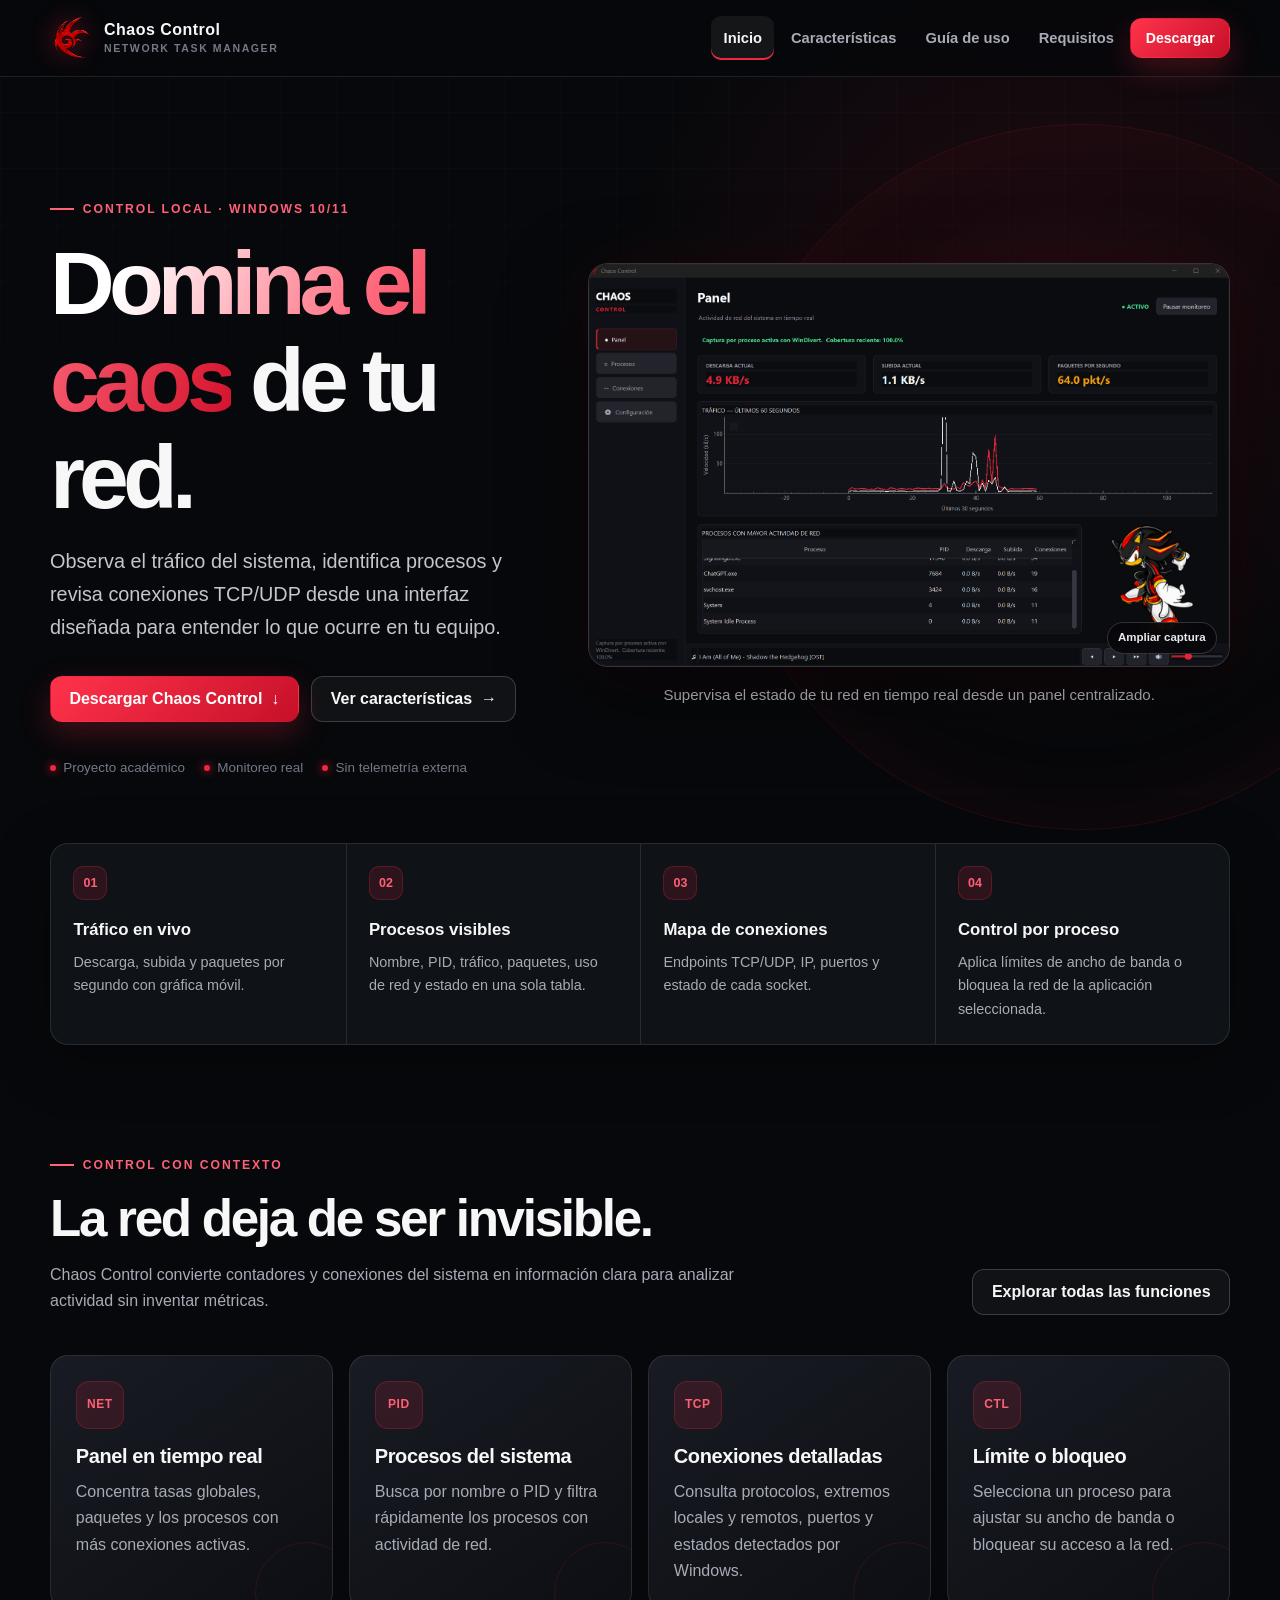
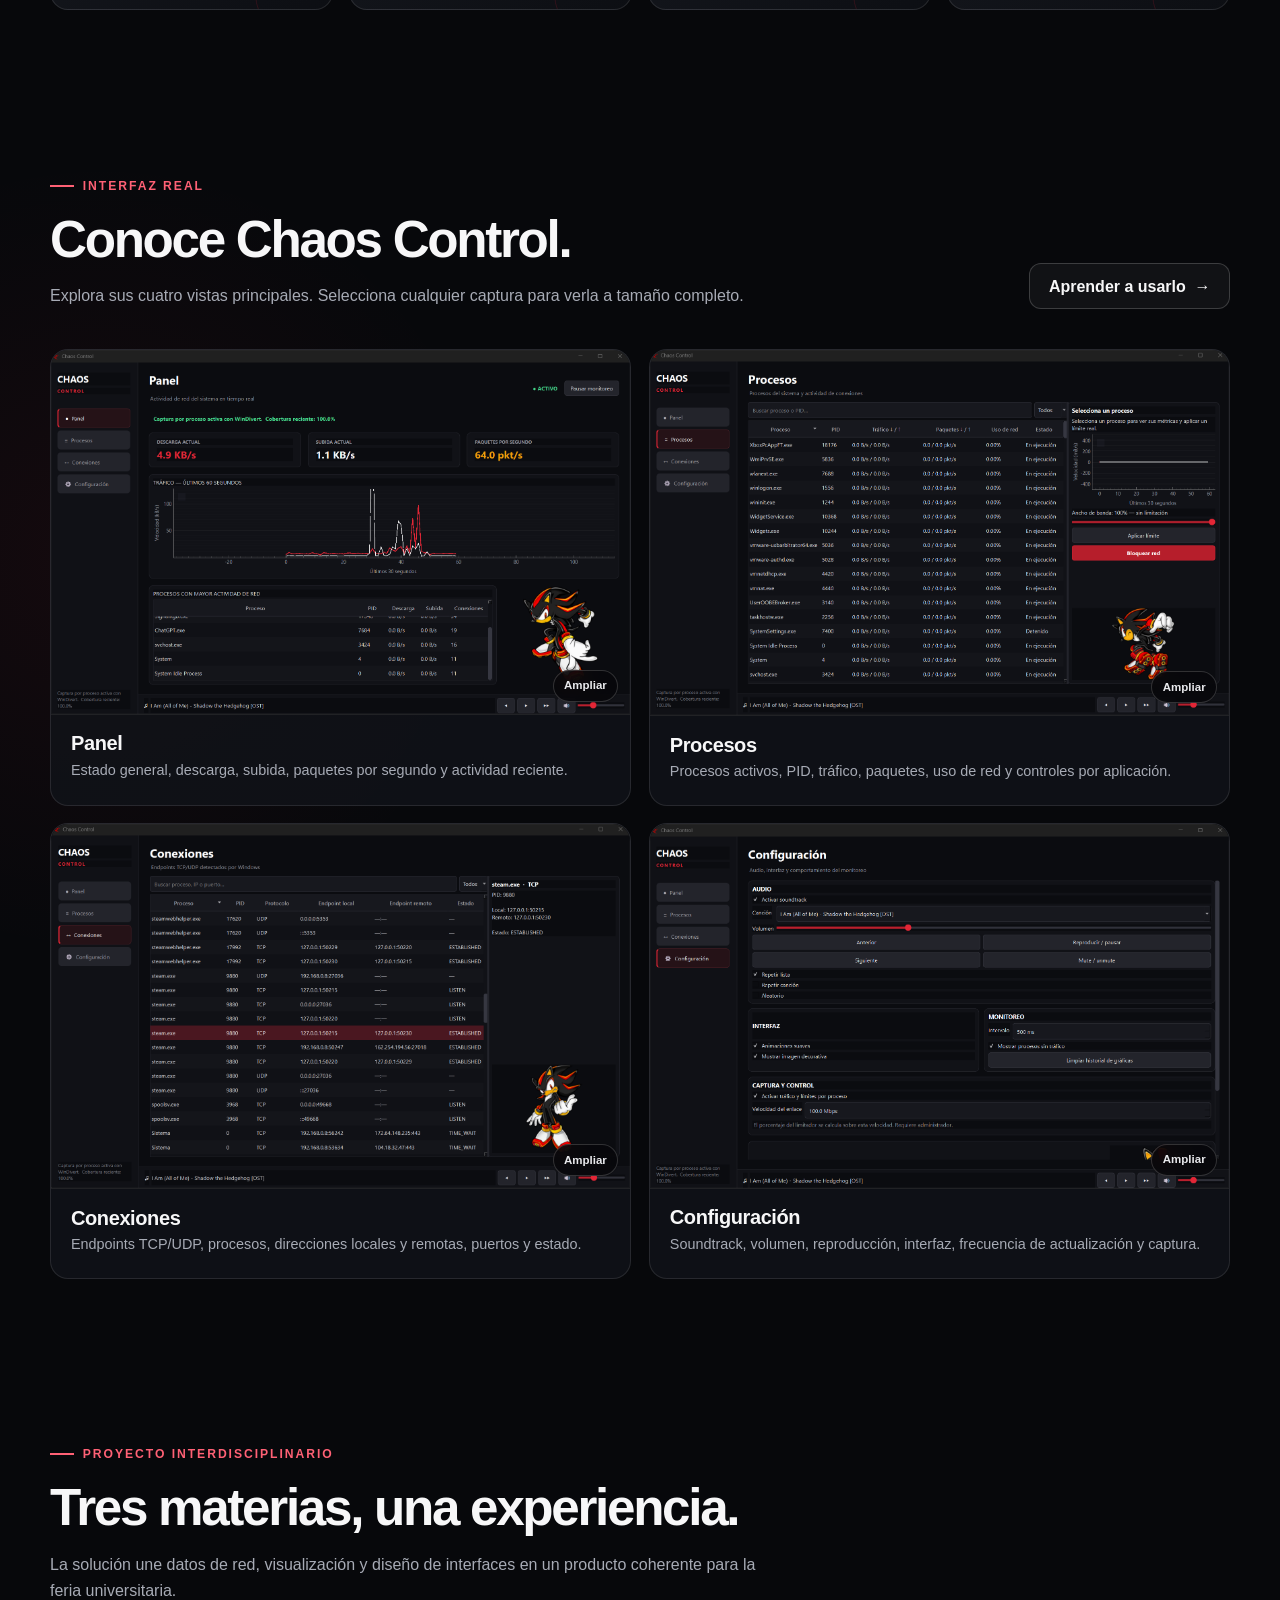
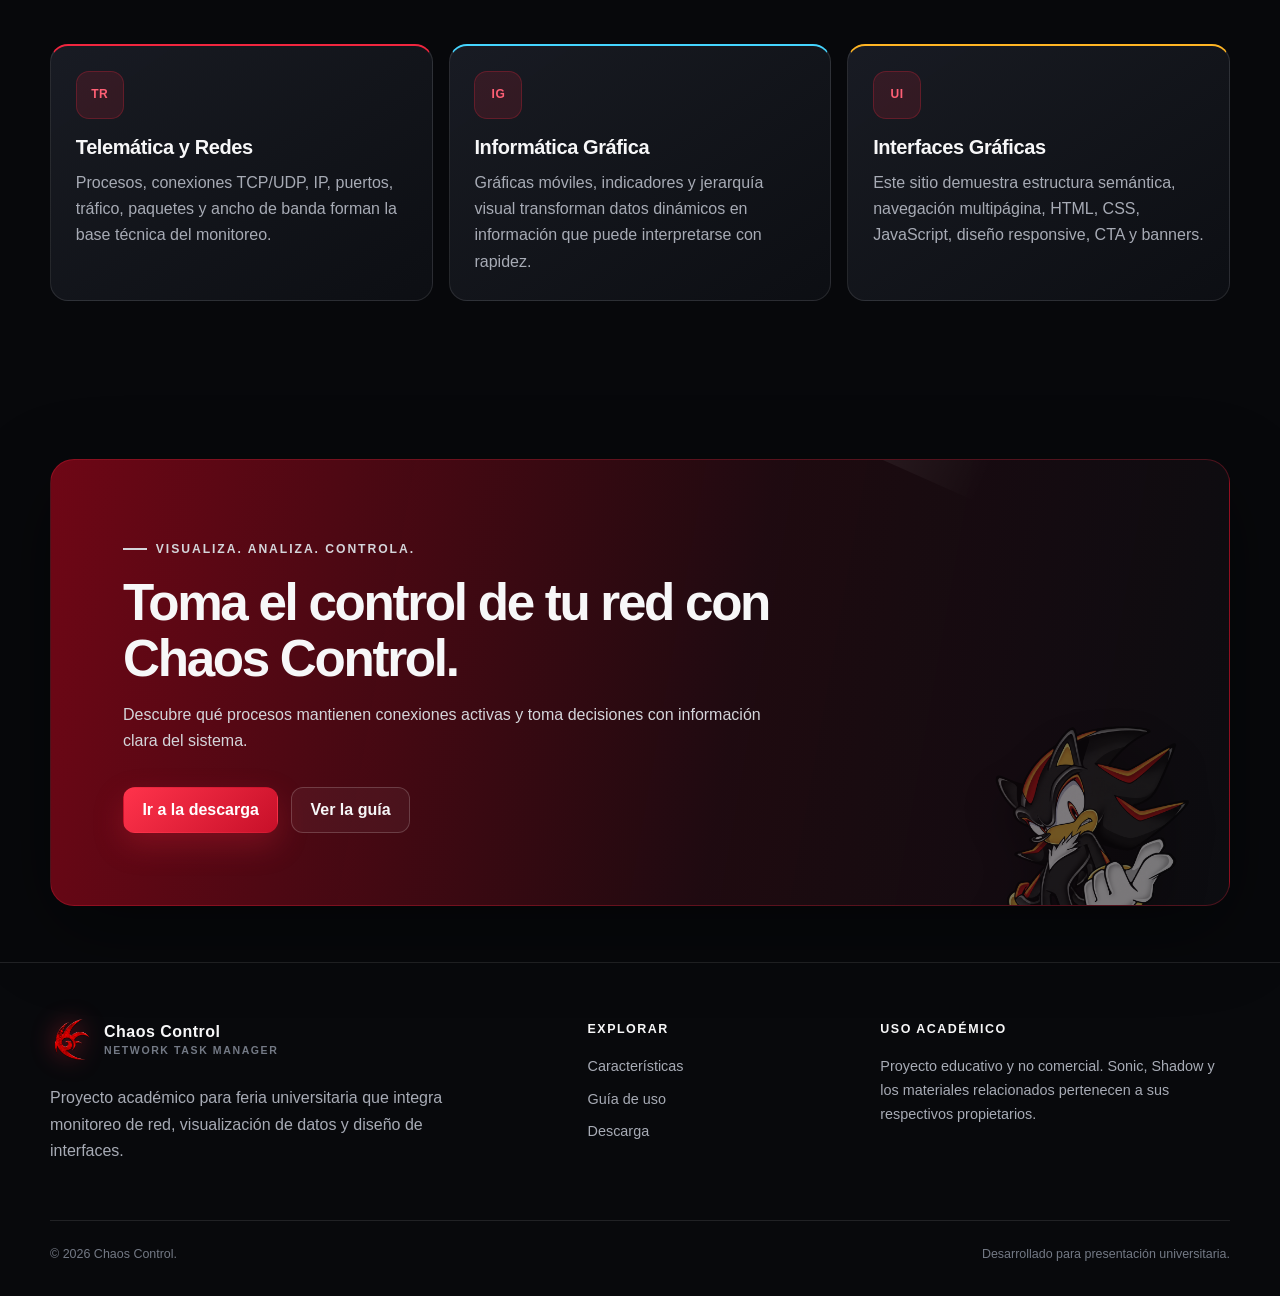
<file: index.html>
<!doctype html>
<html lang="es">
<head>
  <meta charset="utf-8">
  <meta name="viewport" content="width=device-width, initial-scale=1">
  <meta name="description" content="Chaos Control es un Network Task Manager académico para Windows que permite visualizar procesos, conexiones y actividad de red en tiempo real.">
  <meta name="theme-color" content="#07080b">
  <title>Chaos Control | Network Task Manager para Windows</title>
  <link rel="icon" href="assets/icons/favicon.ico" sizes="any">
  <link rel="stylesheet" href="styles.css">
  <script src="script.js" defer></script>
</head>
<body>
  <a class="skip-link" href="#contenido">Saltar al contenido</a>
  <header class="site-header">
    <div class="container nav-wrap">
      <a class="brand" href="index.html" aria-label="Chaos Control, inicio">
        <img src="assets/icons/chaos-control-icon.png" alt="" width="42" height="42">
        <span>Chaos Control<small>Network Task Manager</small></span>
      </a>
      <button class="nav-toggle" type="button" aria-expanded="false" aria-controls="site-nav" aria-label="Abrir menú"><span></span></button>
      <nav class="site-nav" id="site-nav" aria-label="Navegación principal">
        <a href="index.html" aria-current="page">Inicio</a>
        <a href="caracteristicas.html">Características</a>
        <a href="guia.html">Guía de uso</a>
        <a href="descarga.html#requisitos">Requisitos</a>
        <a class="button button-primary button-small" href="descarga.html#descargar">Descargar</a>
      </nav>
    </div>
  </header>

  <main id="contenido">
    <section class="hero">
      <div class="container hero-grid">
        <div class="hero-copy">
          <p class="eyebrow">Control local · Windows 10/11</p>
          <h1><span class="gradient-text">Domina el caos</span> de tu red.</h1>
          <p class="lead">Observa el tráfico del sistema, identifica procesos y revisa conexiones TCP/UDP desde una interfaz diseñada para entender lo que ocurre en tu equipo.</p>
          <div class="hero-actions">
            <a class="button button-primary" href="descarga.html">Descargar Chaos Control <span aria-hidden="true">↓</span></a>
            <a class="button button-secondary" href="caracteristicas.html">Ver características <span aria-hidden="true">→</span></a>
          </div>
          <div class="hero-notes" aria-label="Datos clave">
            <span>Proyecto académico</span>
            <span>Monitoreo real</span>
            <span>Sin telemetría externa</span>
          </div>
        </div>

        <figure class="hero-product reveal">
          <a class="screenshot-frame screenshot-frame-hero" href="assets/img/screenshots/dashboard.png" data-lightbox data-caption="Panel principal de Chaos Control con métricas y gráfica de tráfico en tiempo real.">
            <img src="assets/img/screenshots/dashboard.png" alt="Panel principal de Chaos Control con descarga, subida, paquetes por segundo, gráfica de tráfico y procesos activos" width="1719" height="1080">
            <span class="expand-hint">Ampliar captura</span>
          </a>
          <figcaption>Supervisa el estado de tu red en tiempo real desde un panel centralizado.</figcaption>
        </figure>
      </div>
    </section>

    <section class="container" aria-label="Capacidades principales">
      <div class="quick-strip reveal">
        <article class="quick-item"><span class="number-chip">01</span><strong>Tráfico en vivo</strong><p>Descarga, subida y paquetes por segundo con gráfica móvil.</p></article>
        <article class="quick-item"><span class="number-chip">02</span><strong>Procesos visibles</strong><p>Nombre, PID, tráfico, paquetes, uso de red y estado en una sola tabla.</p></article>
        <article class="quick-item"><span class="number-chip">03</span><strong>Mapa de conexiones</strong><p>Endpoints TCP/UDP, IP, puertos y estado de cada socket.</p></article>
        <article class="quick-item"><span class="number-chip">04</span><strong>Control por proceso</strong><p>Aplica límites de ancho de banda o bloquea la red de la aplicación seleccionada.</p></article>
      </div>
    </section>

    <section class="section" id="capacidades">
      <div class="container">
        <div class="section-header reveal">
          <div>
            <p class="eyebrow">Control con contexto</p>
            <h2>La red deja de ser invisible.</h2>
            <p>Chaos Control convierte contadores y conexiones del sistema en información clara para analizar actividad sin inventar métricas.</p>
          </div>
          <a class="button button-secondary" href="caracteristicas.html">Explorar todas las funciones</a>
        </div>
        <div class="feature-grid">
          <article class="card feature-card reveal"><span class="icon-box">NET</span><h3>Panel en tiempo real</h3><p>Concentra tasas globales, paquetes y los procesos con más conexiones activas.</p></article>
          <article class="card feature-card reveal"><span class="icon-box">PID</span><h3>Procesos del sistema</h3><p>Busca por nombre o PID y filtra rápidamente los procesos con actividad de red.</p></article>
          <article class="card feature-card reveal"><span class="icon-box">TCP</span><h3>Conexiones detalladas</h3><p>Consulta protocolos, extremos locales y remotos, puertos y estados detectados por Windows.</p></article>
          <article class="card feature-card reveal"><span class="icon-box">CTL</span><h3>Límite o bloqueo</h3><p>Selecciona un proceso para ajustar su ancho de banda o bloquear su acceso a la red.</p></article>
        </div>
      </div>
    </section>

    <section class="section section-tight" aria-labelledby="conoce-title">
      <div class="container">
        <div class="section-header reveal">
          <div><p class="eyebrow">Interfaz real</p><h2 id="conoce-title">Conoce Chaos Control.</h2><p>Explora sus cuatro vistas principales. Selecciona cualquier captura para verla a tamaño completo.</p></div>
          <a class="button button-secondary" href="guia.html">Aprender a usarlo <span aria-hidden="true">→</span></a>
        </div>
        <div class="screenshot-gallery">
          <article class="screenshot-card reveal"><a class="screenshot-frame" href="assets/img/screenshots/dashboard.png" data-lightbox data-caption="Panel: actividad general, métricas y gráfica de tráfico en tiempo real."><img src="assets/img/screenshots/dashboard.png" alt="Vista del Panel de Chaos Control con métricas globales y gráfica de tráfico" loading="lazy" width="1719" height="1080"><span class="expand-hint">Ampliar</span></a><div><h3>Panel</h3><p>Estado general, descarga, subida, paquetes por segundo y actividad reciente.</p></div></article>
          <article class="screenshot-card reveal"><a class="screenshot-frame" href="assets/img/screenshots/procesos.png" data-lightbox data-caption="Procesos: actividad de red por aplicación y controles de límite o bloqueo."><img src="assets/img/screenshots/procesos.png" alt="Vista de Procesos de Chaos Control con PID, tráfico, paquetes, uso de red y controles" loading="lazy" width="1716" height="1080"><span class="expand-hint">Ampliar</span></a><div><h3>Procesos</h3><p>Procesos activos, PID, tráfico, paquetes, uso de red y controles por aplicación.</p></div></article>
          <article class="screenshot-card reveal"><a class="screenshot-frame" href="assets/img/screenshots/conexiones.png" data-lightbox data-caption="Conexiones: endpoints TCP/UDP con direcciones, puertos y estado."><img src="assets/img/screenshots/conexiones.png" alt="Vista de Conexiones de Chaos Control con procesos, protocolos, endpoints y estados" loading="lazy" width="1722" height="1080"><span class="expand-hint">Ampliar</span></a><div><h3>Conexiones</h3><p>Endpoints TCP/UDP, procesos, direcciones locales y remotas, puertos y estado.</p></div></article>
          <article class="screenshot-card reveal"><a class="screenshot-frame" href="assets/img/screenshots/configuracion.png" data-lightbox data-caption="Configuración: audio, interfaz, monitoreo y captura por proceso."><img src="assets/img/screenshots/configuracion.png" alt="Vista de Configuración de Chaos Control con soundtrack, volumen, interfaz y monitoreo" loading="lazy" width="1717" height="1080"><span class="expand-hint">Ampliar</span></a><div><h3>Configuración</h3><p>Soundtrack, volumen, reproducción, interfaz, frecuencia de actualización y captura.</p></div></article>
        </div>
      </div>
    </section>

    <section class="section">
      <div class="container">
        <div class="section-header reveal">
          <div><p class="eyebrow">Proyecto interdisciplinario</p><h2>Tres materias, una experiencia.</h2><p>La solución une datos de red, visualización y diseño de interfaces en un producto coherente para la feria universitaria.</p></div>
        </div>
        <div class="discipline-grid">
          <article class="card discipline-card reveal"><span class="icon-box">TR</span><h3>Telemática y Redes</h3><p>Procesos, conexiones TCP/UDP, IP, puertos, tráfico, paquetes y ancho de banda forman la base técnica del monitoreo.</p></article>
          <article class="card discipline-card reveal"><span class="icon-box">IG</span><h3>Informática Gráfica</h3><p>Gráficas móviles, indicadores y jerarquía visual transforman datos dinámicos en información que puede interpretarse con rapidez.</p></article>
          <article class="card discipline-card reveal"><span class="icon-box">UI</span><h3>Interfaces Gráficas</h3><p>Este sitio demuestra estructura semántica, navegación multipágina, HTML, CSS, JavaScript, diseño responsive, CTA y banners.</p></article>
        </div>
      </div>
    </section>

    <section class="section section-tight">
      <div class="container">
        <div class="project-banner reveal">
          <p class="eyebrow">Visualiza. Analiza. Controla.</p>
          <h2>Toma el control de tu red con Chaos Control.</h2>
          <p>Descubre qué procesos mantienen conexiones activas y toma decisiones con información clara del sistema.</p>
          <div class="action-row"><a class="button button-primary" href="descarga.html">Ir a la descarga</a><a class="button button-secondary" href="guia.html">Ver la guía</a></div>
          <img class="banner-character" src="assets/img/shadow-pose-3.png" alt="" aria-hidden="true">
        </div>
      </div>
    </section>
  </main>

  <footer class="site-footer">
    <div class="container">
      <div class="footer-grid">
        <div class="footer-brand"><a class="brand" href="index.html"><img src="assets/icons/chaos-control-icon.png" alt="" width="42" height="42"><span>Chaos Control<small>Network Task Manager</small></span></a><p>Proyecto académico para feria universitaria que integra monitoreo de red, visualización de datos y diseño de interfaces.</p></div>
        <div><p class="footer-title">Explorar</p><nav class="footer-links" aria-label="Navegación del pie"><a href="caracteristicas.html">Características</a><a href="guia.html">Guía de uso</a><a href="descarga.html">Descarga</a></nav></div>
        <div><p class="footer-title">Uso académico</p><p class="footer-note">Proyecto educativo y no comercial. Sonic, Shadow y los materiales relacionados pertenecen a sus respectivos propietarios.</p></div>
      </div>
      <div class="footer-bottom"><span>© <span data-year></span> Chaos Control.</span><span>Desarrollado para presentación universitaria.</span></div>
    </div>
  </footer>

  <div class="toast" id="site-toast" role="status" aria-live="polite"><strong>Descarga disponible durante la feria</strong>El enlace oficial se publicará aquí cuando la versión final esté en GitHub Releases.</div>
</body>
</html>
</file>
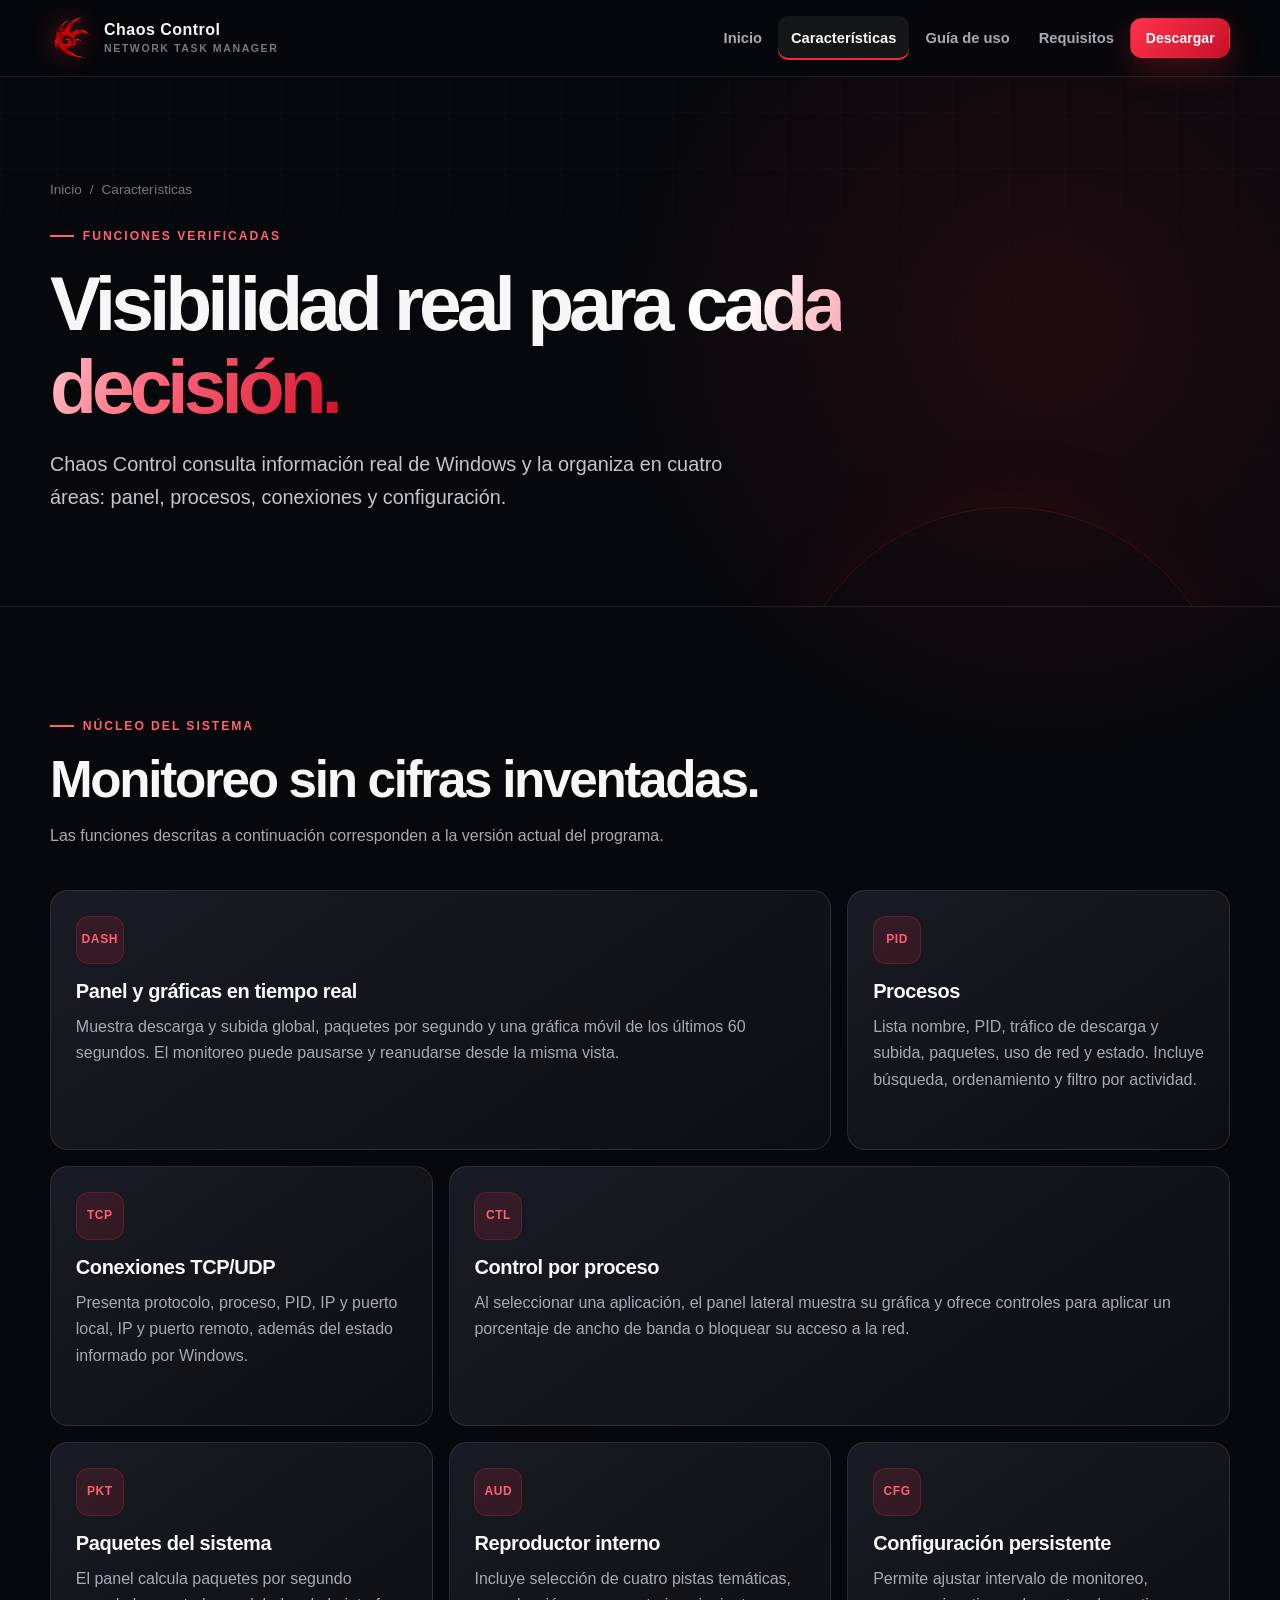
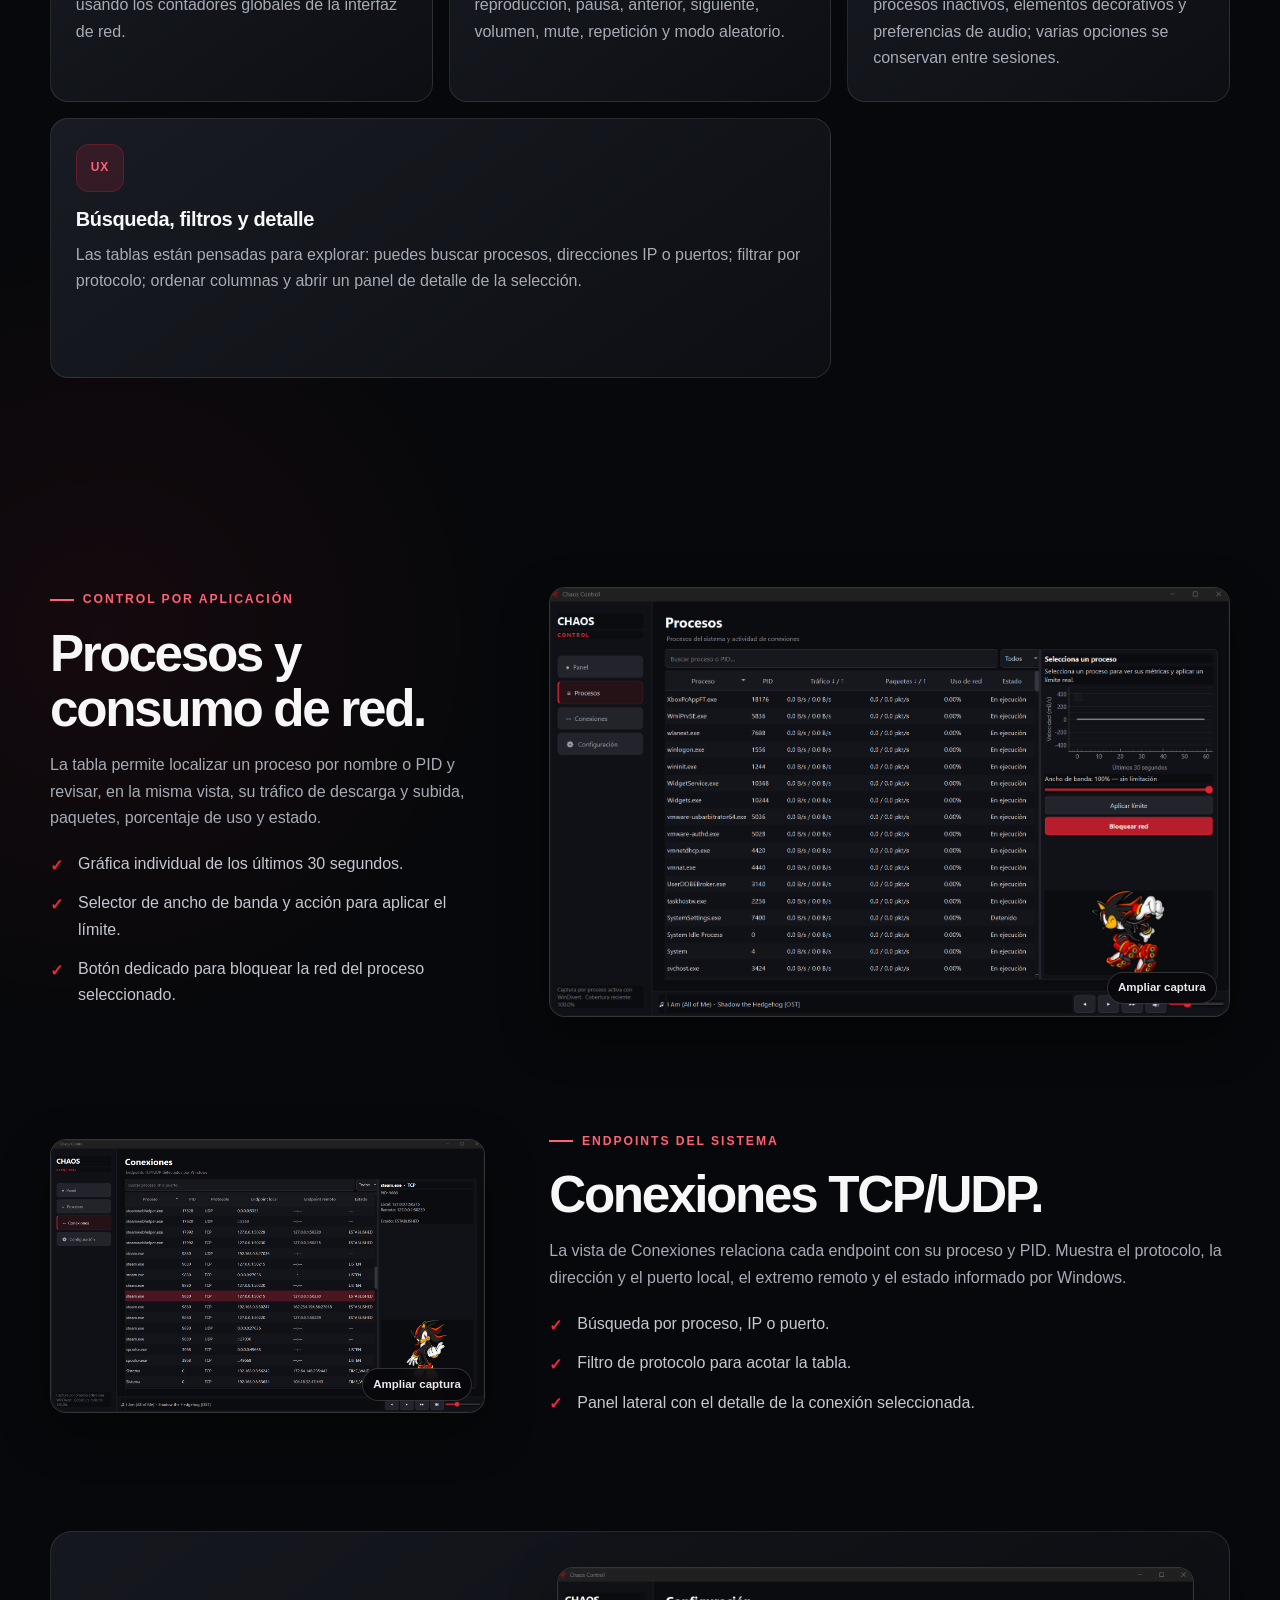
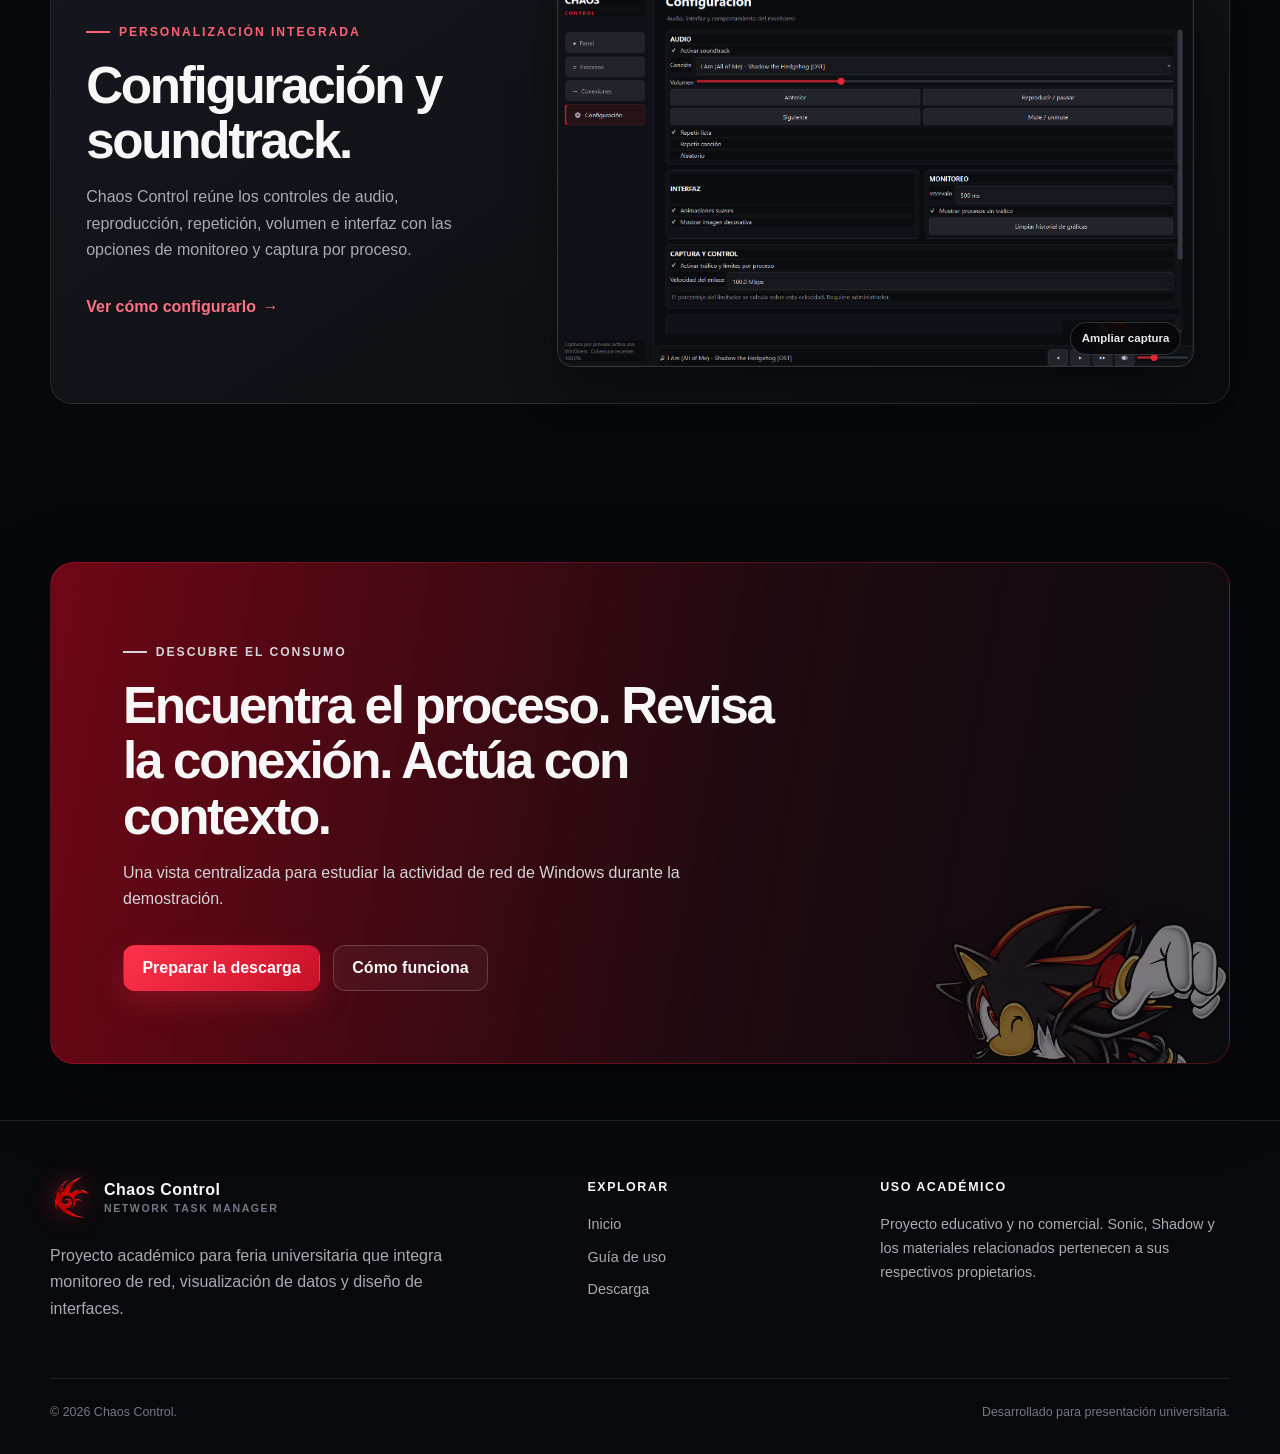
<file: caracteristicas.html>
<!doctype html>
<html lang="es">
<head>
  <meta charset="utf-8">
  <meta name="viewport" content="width=device-width, initial-scale=1">
  <meta name="description" content="Conoce las funciones verificadas de Chaos Control: panel en tiempo real, procesos, conexiones TCP/UDP, bloqueo por ejecutable, gráficas y configuración.">
  <meta name="theme-color" content="#07080b">
  <title>Características | Chaos Control</title>
  <link rel="icon" href="assets/icons/favicon.ico" sizes="any">
  <link rel="stylesheet" href="styles.css">
  <script src="script.js" defer></script>
</head>
<body>
  <a class="skip-link" href="#contenido">Saltar al contenido</a>
  <header class="site-header">
    <div class="container nav-wrap">
      <a class="brand" href="index.html" aria-label="Chaos Control, inicio"><img src="assets/icons/chaos-control-icon.png" alt="" width="42" height="42"><span>Chaos Control<small>Network Task Manager</small></span></a>
      <button class="nav-toggle" type="button" aria-expanded="false" aria-controls="site-nav" aria-label="Abrir menú"><span></span></button>
      <nav class="site-nav" id="site-nav" aria-label="Navegación principal">
        <a href="index.html">Inicio</a><a href="caracteristicas.html" aria-current="page">Características</a><a href="guia.html">Guía de uso</a><a href="descarga.html#requisitos">Requisitos</a><a class="button button-primary button-small" href="descarga.html#descargar">Descargar</a>
      </nav>
    </div>
  </header>

  <main id="contenido">
    <section class="page-hero">
      <div class="container">
        <nav class="breadcrumbs" aria-label="Migas de pan"><a href="index.html">Inicio</a><span aria-hidden="true">/</span><span>Características</span></nav>
        <p class="eyebrow">Funciones verificadas</p>
        <h1>Visibilidad real para <span class="gradient-text">cada decisión.</span></h1>
        <p class="lead">Chaos Control consulta información real de Windows y la organiza en cuatro áreas: panel, procesos, conexiones y configuración.</p>
      </div>
    </section>

    <section class="section">
      <div class="container">
        <div class="section-header reveal"><div><p class="eyebrow">Núcleo del sistema</p><h2>Monitoreo sin cifras inventadas.</h2><p>Las funciones descritas a continuación corresponden a la versión actual del programa.</p></div></div>
        <div class="feature-detail-grid">
          <article class="card feature-detail-card wide reveal"><span class="icon-box">DASH</span><h3>Panel y gráficas en tiempo real</h3><p>Muestra descarga y subida global, paquetes por segundo y una gráfica móvil de los últimos 60 segundos. El monitoreo puede pausarse y reanudarse desde la misma vista.</p></article>
          <article class="card feature-detail-card reveal"><span class="icon-box">PID</span><h3>Procesos</h3><p>Lista nombre, PID, tráfico de descarga y subida, paquetes, uso de red y estado. Incluye búsqueda, ordenamiento y filtro por actividad.</p></article>
          <article class="card feature-detail-card reveal"><span class="icon-box">TCP</span><h3>Conexiones TCP/UDP</h3><p>Presenta protocolo, proceso, PID, IP y puerto local, IP y puerto remoto, además del estado informado por Windows.</p></article>
          <article class="card feature-detail-card wide reveal"><span class="icon-box">CTL</span><h3>Control por proceso</h3><p>Al seleccionar una aplicación, el panel lateral muestra su gráfica y ofrece controles para aplicar un porcentaje de ancho de banda o bloquear su acceso a la red.</p></article>
          <article class="card feature-detail-card reveal"><span class="icon-box">PKT</span><h3>Paquetes del sistema</h3><p>El panel calcula paquetes por segundo usando los contadores globales de la interfaz de red.</p></article>
          <article class="card feature-detail-card reveal"><span class="icon-box">AUD</span><h3>Reproductor interno</h3><p>Incluye selección de cuatro pistas temáticas, reproducción, pausa, anterior, siguiente, volumen, mute, repetición y modo aleatorio.</p></article>
          <article class="card feature-detail-card reveal"><span class="icon-box">CFG</span><h3>Configuración persistente</h3><p>Permite ajustar intervalo de monitoreo, procesos inactivos, elementos decorativos y preferencias de audio; varias opciones se conservan entre sesiones.</p></article>
          <article class="card feature-detail-card wide reveal"><span class="icon-box">UX</span><h3>Búsqueda, filtros y detalle</h3><p>Las tablas están pensadas para explorar: puedes buscar procesos, direcciones IP o puertos; filtrar por protocolo; ordenar columnas y abrir un panel de detalle de la selección.</p></article>
        </div>
      </div>
    </section>

    <section class="section" aria-labelledby="procesos-reales">
      <div class="container screenshot-features">
        <article class="screenshot-feature reveal">
          <div class="screenshot-feature-copy"><p class="eyebrow">Control por aplicación</p><h2 id="procesos-reales">Procesos y consumo de red.</h2><p>La tabla permite localizar un proceso por nombre o PID y revisar, en la misma vista, su tráfico de descarga y subida, paquetes, porcentaje de uso y estado.</p><ul class="check-list"><li>Gráfica individual de los últimos 30 segundos.</li><li>Selector de ancho de banda y acción para aplicar el límite.</li><li>Botón dedicado para bloquear la red del proceso seleccionado.</li></ul></div>
          <a class="screenshot-frame" href="assets/img/screenshots/procesos.png" data-lightbox data-caption="Vista real de Procesos con métricas, gráfica y controles por aplicación."><img src="assets/img/screenshots/procesos.png" alt="Vista real de Procesos con PID, tráfico, paquetes, uso de red, gráfica y controles de límite" loading="lazy" width="1716" height="1080"><span class="expand-hint">Ampliar captura</span></a>
        </article>
        <article class="screenshot-feature screenshot-feature-reverse reveal">
          <div class="screenshot-feature-copy"><p class="eyebrow">Endpoints del sistema</p><h2>Conexiones TCP/UDP.</h2><p>La vista de Conexiones relaciona cada endpoint con su proceso y PID. Muestra el protocolo, la dirección y el puerto local, el extremo remoto y el estado informado por Windows.</p><ul class="check-list"><li>Búsqueda por proceso, IP o puerto.</li><li>Filtro de protocolo para acotar la tabla.</li><li>Panel lateral con el detalle de la conexión seleccionada.</li></ul></div>
          <a class="screenshot-frame" href="assets/img/screenshots/conexiones.png" data-lightbox data-caption="Vista real de Conexiones TCP/UDP con endpoints y estado."><img src="assets/img/screenshots/conexiones.png" alt="Vista real de Conexiones TCP y UDP con proceso, PID, endpoints local y remoto y estado" loading="lazy" width="1722" height="1080"><span class="expand-hint">Ampliar captura</span></a>
        </article>
        <article class="screenshot-feature screenshot-feature-compact reveal">
          <div class="screenshot-feature-copy"><p class="eyebrow">Personalización integrada</p><h2>Configuración y soundtrack.</h2><p>Chaos Control reúne los controles de audio, reproducción, repetición, volumen e interfaz con las opciones de monitoreo y captura por proceso.</p><a class="text-link" href="guia.html#configuracion">Ver cómo configurarlo <span aria-hidden="true">→</span></a></div>
          <a class="screenshot-frame" href="assets/img/screenshots/configuracion.png" data-lightbox data-caption="Vista real de Configuración con soundtrack, interfaz y monitoreo."><img src="assets/img/screenshots/configuracion.png" alt="Vista real de Configuración con selección de canción, volumen, reproducción, interfaz y monitoreo" loading="lazy" width="1717" height="1080"><span class="expand-hint">Ampliar captura</span></a>
        </article>
      </div>
    </section>

    <section class="section section-tight">
      <div class="container"><div class="project-banner reveal"><p class="eyebrow">Descubre el consumo</p><h2>Encuentra el proceso. Revisa la conexión. Actúa con contexto.</h2><p>Una vista centralizada para estudiar la actividad de red de Windows durante la demostración.</p><div class="action-row"><a class="button button-primary" href="descarga.html">Preparar la descarga</a><a class="button button-secondary" href="guia.html">Cómo funciona</a></div><img class="banner-character" src="assets/img/shadow-pose-2.png" alt="" aria-hidden="true"></div></div>
    </section>
  </main>

  <footer class="site-footer"><div class="container"><div class="footer-grid"><div class="footer-brand"><a class="brand" href="index.html"><img src="assets/icons/chaos-control-icon.png" alt="" width="42" height="42"><span>Chaos Control<small>Network Task Manager</small></span></a><p>Proyecto académico para feria universitaria que integra monitoreo de red, visualización de datos y diseño de interfaces.</p></div><div><p class="footer-title">Explorar</p><nav class="footer-links" aria-label="Navegación del pie"><a href="index.html">Inicio</a><a href="guia.html">Guía de uso</a><a href="descarga.html">Descarga</a></nav></div><div><p class="footer-title">Uso académico</p><p class="footer-note">Proyecto educativo y no comercial. Sonic, Shadow y los materiales relacionados pertenecen a sus respectivos propietarios.</p></div></div><div class="footer-bottom"><span>© <span data-year></span> Chaos Control.</span><span>Desarrollado para presentación universitaria.</span></div></div></footer>
  <div class="toast" id="site-toast" role="status" aria-live="polite"><strong>Descarga disponible durante la feria</strong>El enlace oficial se publicará aquí cuando la versión final esté en GitHub Releases.</div>
</body>
</html>
</file>
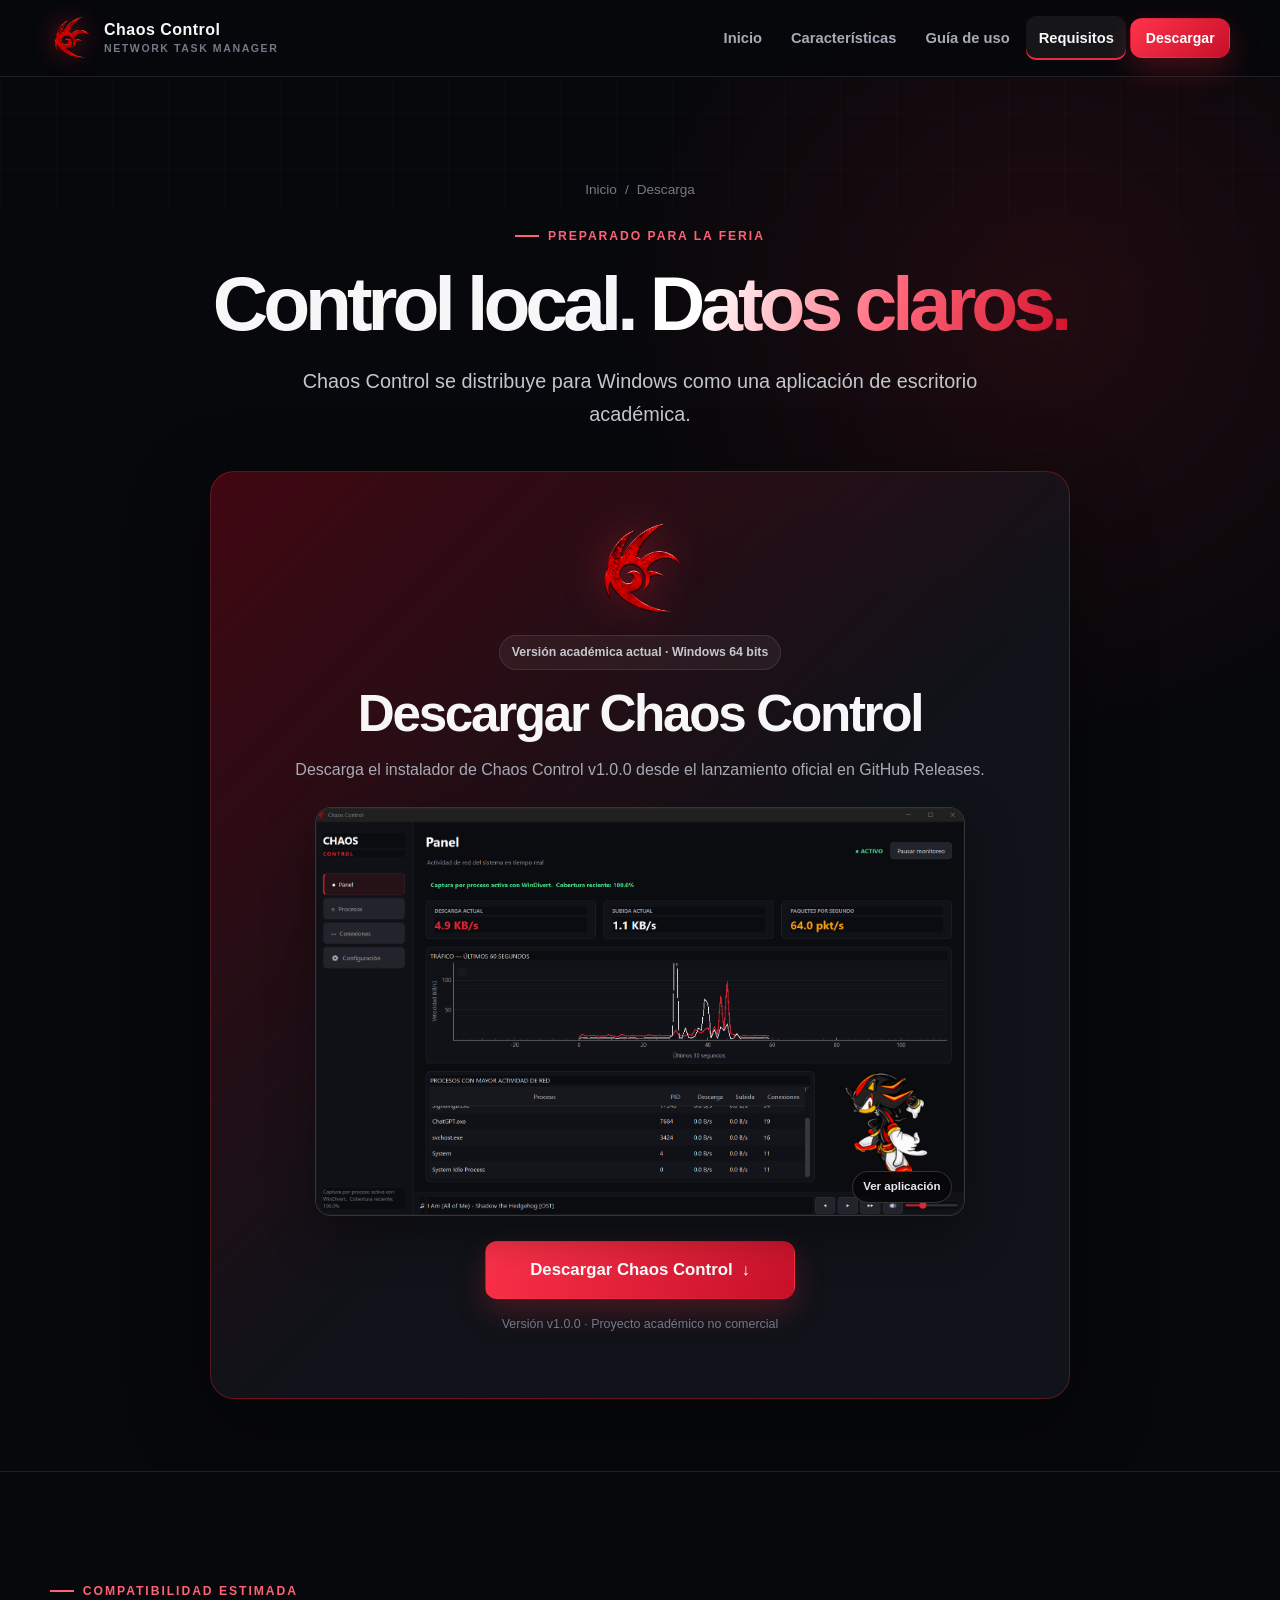
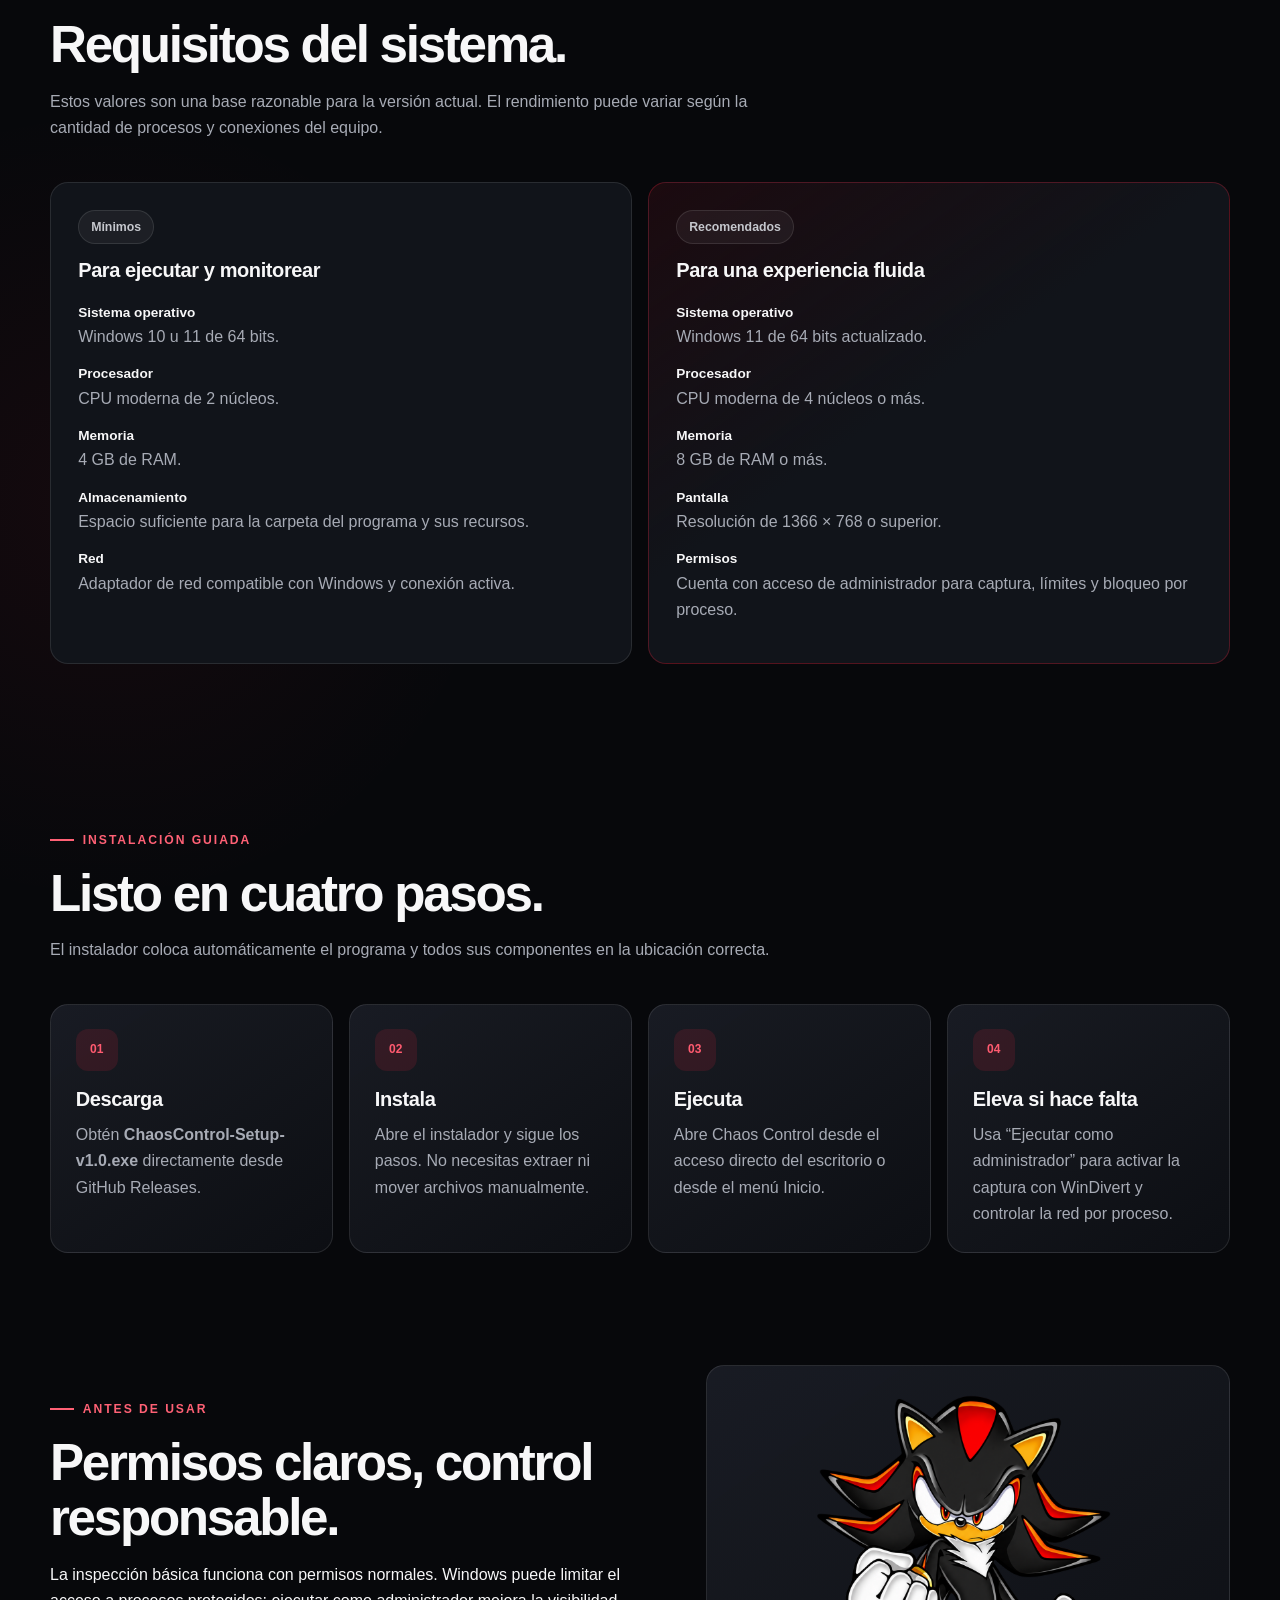
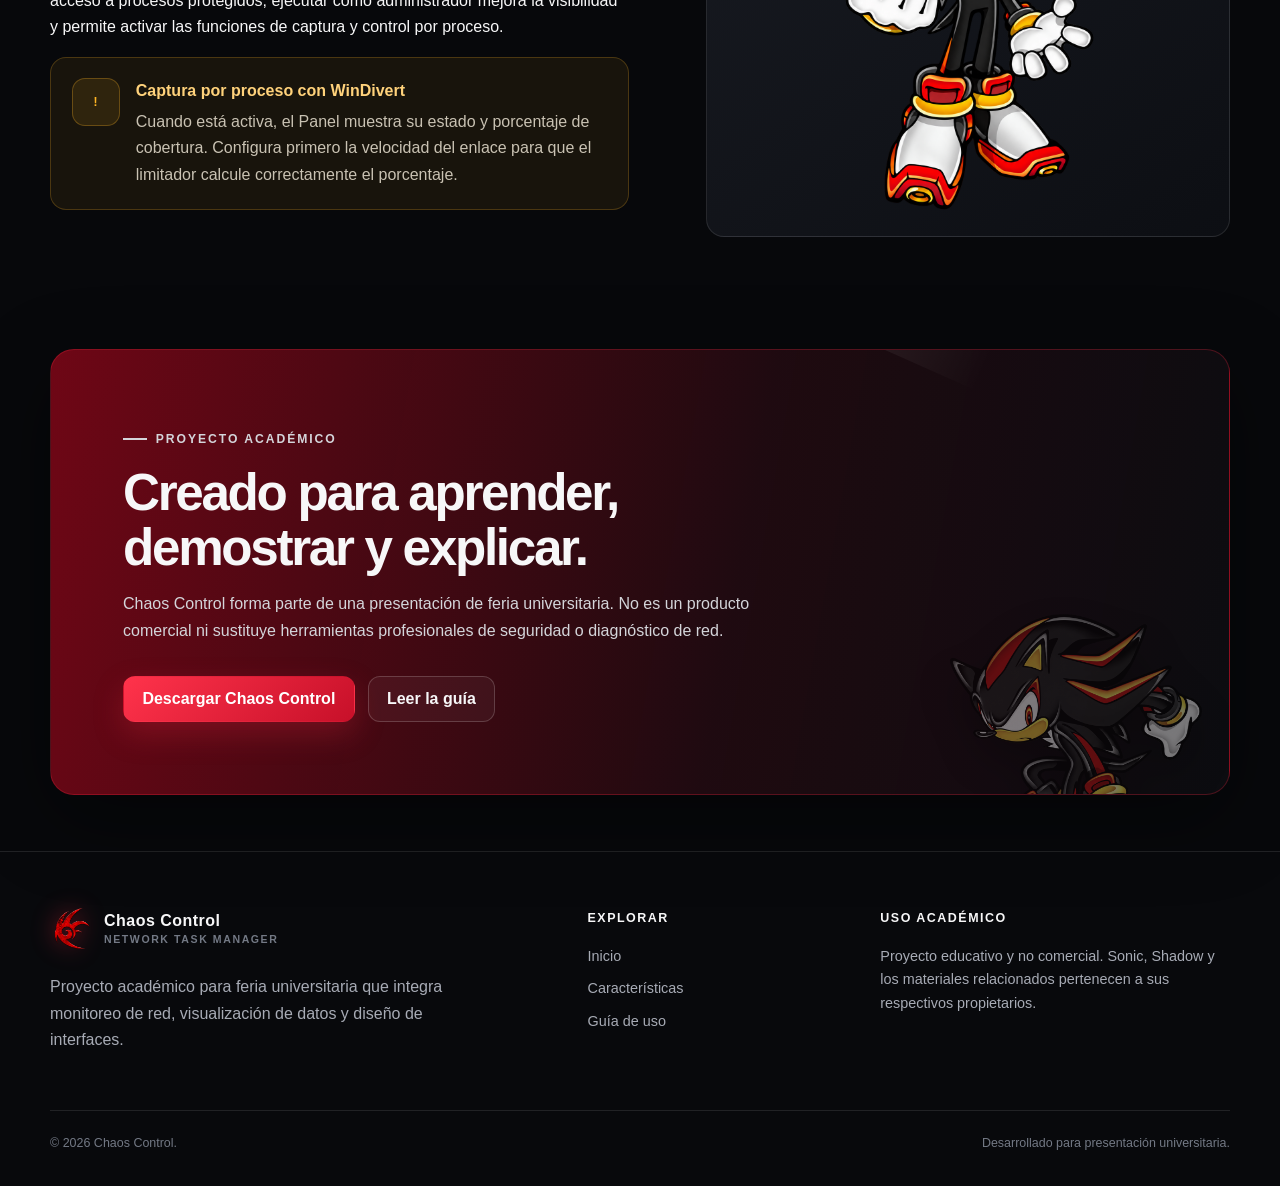
<file: descarga.html>
<!doctype html>
<html lang="es">
<head>
  <meta charset="utf-8">
  <meta name="viewport" content="width=device-width, initial-scale=1">
  <meta name="description" content="Descarga Chaos Control para Windows y consulta requisitos, permisos e instrucciones de ejecución del proyecto académico.">
  <meta name="theme-color" content="#07080b">
  <title>Descarga | Chaos Control</title>
  <link rel="icon" href="assets/icons/favicon.ico" sizes="any">
  <link rel="stylesheet" href="styles.css">
  <script src="script.js" defer></script>
</head>
<body>
  <a class="skip-link" href="#contenido">Saltar al contenido</a>
  <header class="site-header">
    <div class="container nav-wrap">
      <a class="brand" href="index.html" aria-label="Chaos Control, inicio"><img src="assets/icons/chaos-control-icon.png" alt="" width="42" height="42"><span>Chaos Control<small>Network Task Manager</small></span></a>
      <button class="nav-toggle" type="button" aria-expanded="false" aria-controls="site-nav" aria-label="Abrir menú"><span></span></button>
      <nav class="site-nav" id="site-nav" aria-label="Navegación principal"><a href="index.html">Inicio</a><a href="caracteristicas.html">Características</a><a href="guia.html">Guía de uso</a><a href="#requisitos" aria-current="page">Requisitos</a><a class="button button-primary button-small" href="#descargar">Descargar</a></nav>
    </div>
  </header>

  <main id="contenido">
    <section class="page-hero download-hero" id="descargar">
      <div class="container">
        <nav class="breadcrumbs breadcrumbs-center" aria-label="Migas de pan"><a href="index.html">Inicio</a><span aria-hidden="true">/</span><span>Descarga</span></nav>
        <p class="eyebrow">Preparado para la feria</p>
        <h1>Control local. <span class="gradient-text">Datos claros.</span></h1>
        <p class="lead">Chaos Control se distribuye para Windows como una aplicación de escritorio académica.</p>
        <div class="download-panel reveal">
          <img src="assets/icons/chaos-control-icon.png" alt="Icono de Chaos Control" width="92" height="92">
          <span class="version-badge">Versión académica actual · Windows 64 bits</span>
          <h2>Descargar Chaos Control</h2>
          <p class="muted">Descarga el instalador de Chaos Control v1.0.0 desde el lanzamiento oficial en GitHub Releases.</p>
          <a class="download-preview screenshot-frame" href="assets/img/screenshots/dashboard.png" data-lightbox data-caption="Panel principal de la aplicación Chaos Control para Windows."><img src="assets/img/screenshots/dashboard.png" alt="Panel principal real de la aplicación Chaos Control para Windows" width="1719" height="1080"><span class="expand-hint">Ver aplicación</span></a>
          <a class="button button-primary" href="#" data-download>Descargar Chaos Control <span aria-hidden="true">↓</span></a>
          <p class="screen-caption">Versión v1.0.0 · Proyecto académico no comercial</p>
        </div>
      </div>
    </section>

    <section class="section" id="requisitos">
      <div class="container">
        <div class="section-header reveal"><div><p class="eyebrow">Compatibilidad estimada</p><h2>Requisitos del sistema.</h2><p>Estos valores son una base razonable para la versión actual. El rendimiento puede variar según la cantidad de procesos y conexiones del equipo.</p></div></div>
        <div class="requirements-grid">
          <article class="requirement-card reveal"><span class="version-badge">Mínimos</span><h3>Para ejecutar y monitorear</h3><ul class="requirements-list"><li><strong>Sistema operativo</strong><span>Windows 10 u 11 de 64 bits.</span></li><li><strong>Procesador</strong><span>CPU moderna de 2 núcleos.</span></li><li><strong>Memoria</strong><span>4 GB de RAM.</span></li><li><strong>Almacenamiento</strong><span>Espacio suficiente para la carpeta del programa y sus recursos.</span></li><li><strong>Red</strong><span>Adaptador de red compatible con Windows y conexión activa.</span></li></ul></article>
          <article class="requirement-card recommended reveal"><span class="version-badge">Recomendados</span><h3>Para una experiencia fluida</h3><ul class="requirements-list"><li><strong>Sistema operativo</strong><span>Windows 11 de 64 bits actualizado.</span></li><li><strong>Procesador</strong><span>CPU moderna de 4 núcleos o más.</span></li><li><strong>Memoria</strong><span>8 GB de RAM o más.</span></li><li><strong>Pantalla</strong><span>Resolución de 1366 × 768 o superior.</span></li><li><strong>Permisos</strong><span>Cuenta con acceso de administrador para captura, límites y bloqueo por proceso.</span></li></ul></article>
        </div>
      </div>
    </section>

    <section class="section section-tight">
      <div class="container">
        <div class="section-header reveal"><div><p class="eyebrow">Instalación guiada</p><h2>Listo en cuatro pasos.</h2><p>El instalador coloca automáticamente el programa y todos sus componentes en la ubicación correcta.</p></div></div>
        <div class="install-steps">
          <article class="card install-step reveal"><h3>Descarga</h3><p>Obtén <strong>ChaosControl-Setup-v1.0.exe</strong> directamente desde GitHub Releases.</p></article>
          <article class="card install-step reveal"><h3>Instala</h3><p>Abre el instalador y sigue los pasos. No necesitas extraer ni mover archivos manualmente.</p></article>
          <article class="card install-step reveal"><h3>Ejecuta</h3><p>Abre Chaos Control desde el acceso directo del escritorio o desde el menú Inicio.</p></article>
          <article class="card install-step reveal"><h3>Eleva si hace falta</h3><p>Usa “Ejecutar como administrador” para activar la captura con WinDivert y controlar la red por proceso.</p></article>
        </div>
      </div>
    </section>

    <section class="section section-tight">
      <div class="container showcase">
        <div class="reveal"><p class="eyebrow">Antes de usar</p><h2>Permisos claros, control responsable.</h2><p>La inspección básica funciona con permisos normales. Windows puede limitar el acceso a procesos protegidos; ejecutar como administrador mejora la visibilidad y permite activar las funciones de captura y control por proceso.</p><div class="truth-note"><span class="icon-box" aria-hidden="true">!</span><div><strong>Captura por proceso con WinDivert</strong><p>Cuando está activa, el Panel muestra su estado y porcentaje de cobertura. Configura primero la velocidad del enlace para que el limitador calcule correctamente el porcentaje.</p></div></div></div>
        <div class="card character-card reveal"><img src="assets/img/shadow-pose-4.png" alt="Ilustración temática de Shadow the Hedgehog"></div>
      </div>
    </section>

    <section class="section section-tight">
      <div class="container"><div class="project-banner reveal"><p class="eyebrow">Proyecto académico</p><h2>Creado para aprender, demostrar y explicar.</h2><p>Chaos Control forma parte de una presentación de feria universitaria. No es un producto comercial ni sustituye herramientas profesionales de seguridad o diagnóstico de red.</p><div class="action-row"><a class="button button-primary" href="#" data-download>Descargar Chaos Control</a><a class="button button-secondary" href="guia.html">Leer la guía</a></div><img class="banner-character" src="assets/img/shadow-pose-1.png" alt="" aria-hidden="true"></div></div>
    </section>
  </main>

  <footer class="site-footer"><div class="container"><div class="footer-grid"><div class="footer-brand"><a class="brand" href="index.html"><img src="assets/icons/chaos-control-icon.png" alt="" width="42" height="42"><span>Chaos Control<small>Network Task Manager</small></span></a><p>Proyecto académico para feria universitaria que integra monitoreo de red, visualización de datos y diseño de interfaces.</p></div><div><p class="footer-title">Explorar</p><nav class="footer-links" aria-label="Navegación del pie"><a href="index.html">Inicio</a><a href="caracteristicas.html">Características</a><a href="guia.html">Guía de uso</a></nav></div><div><p class="footer-title">Uso académico</p><p class="footer-note">Proyecto educativo y no comercial. Sonic, Shadow y los materiales relacionados pertenecen a sus respectivos propietarios.</p></div></div><div class="footer-bottom"><span>© <span data-year></span> Chaos Control.</span><span>Desarrollado para presentación universitaria.</span></div></div></footer>
  <div class="toast" id="site-toast" role="status" aria-live="polite"><strong>Descarga oficial disponible</strong>Chaos Control v1.0.0 está publicado en GitHub Releases.</div>
</body>
</html>
</file>
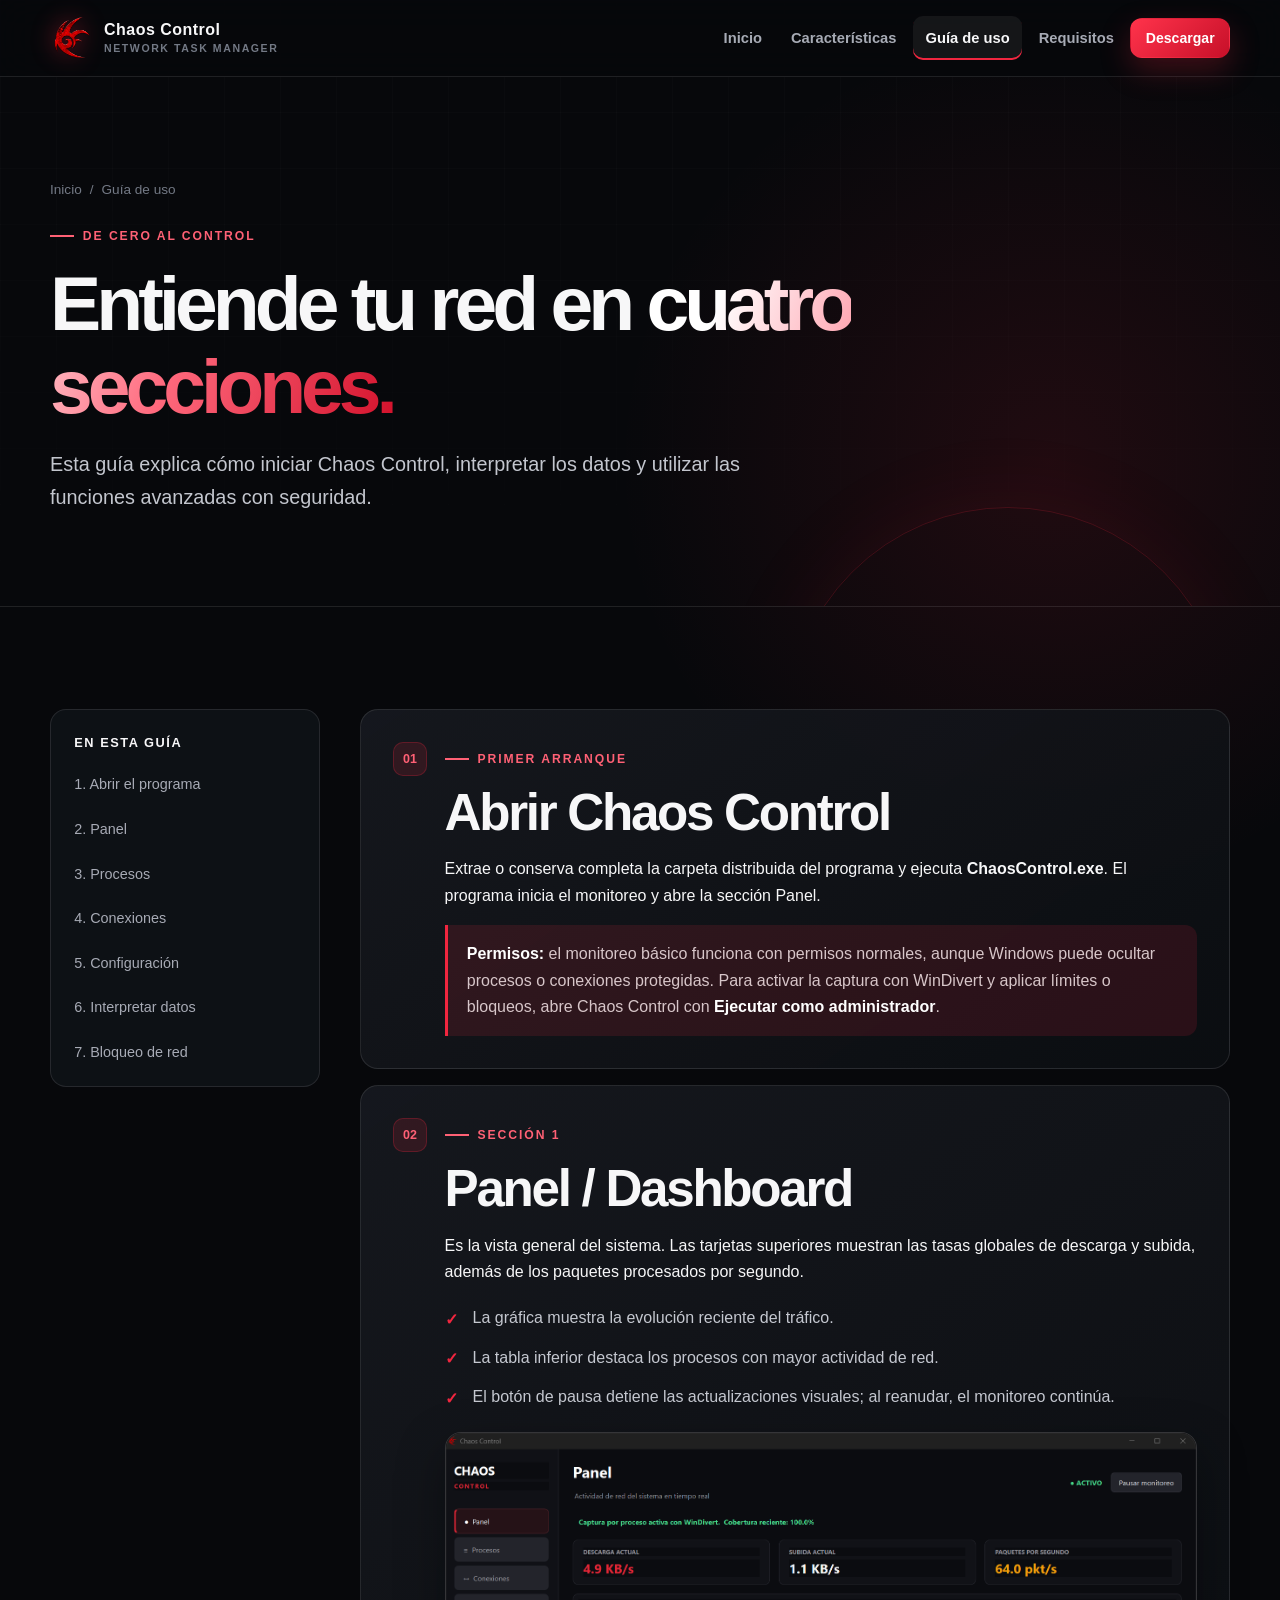
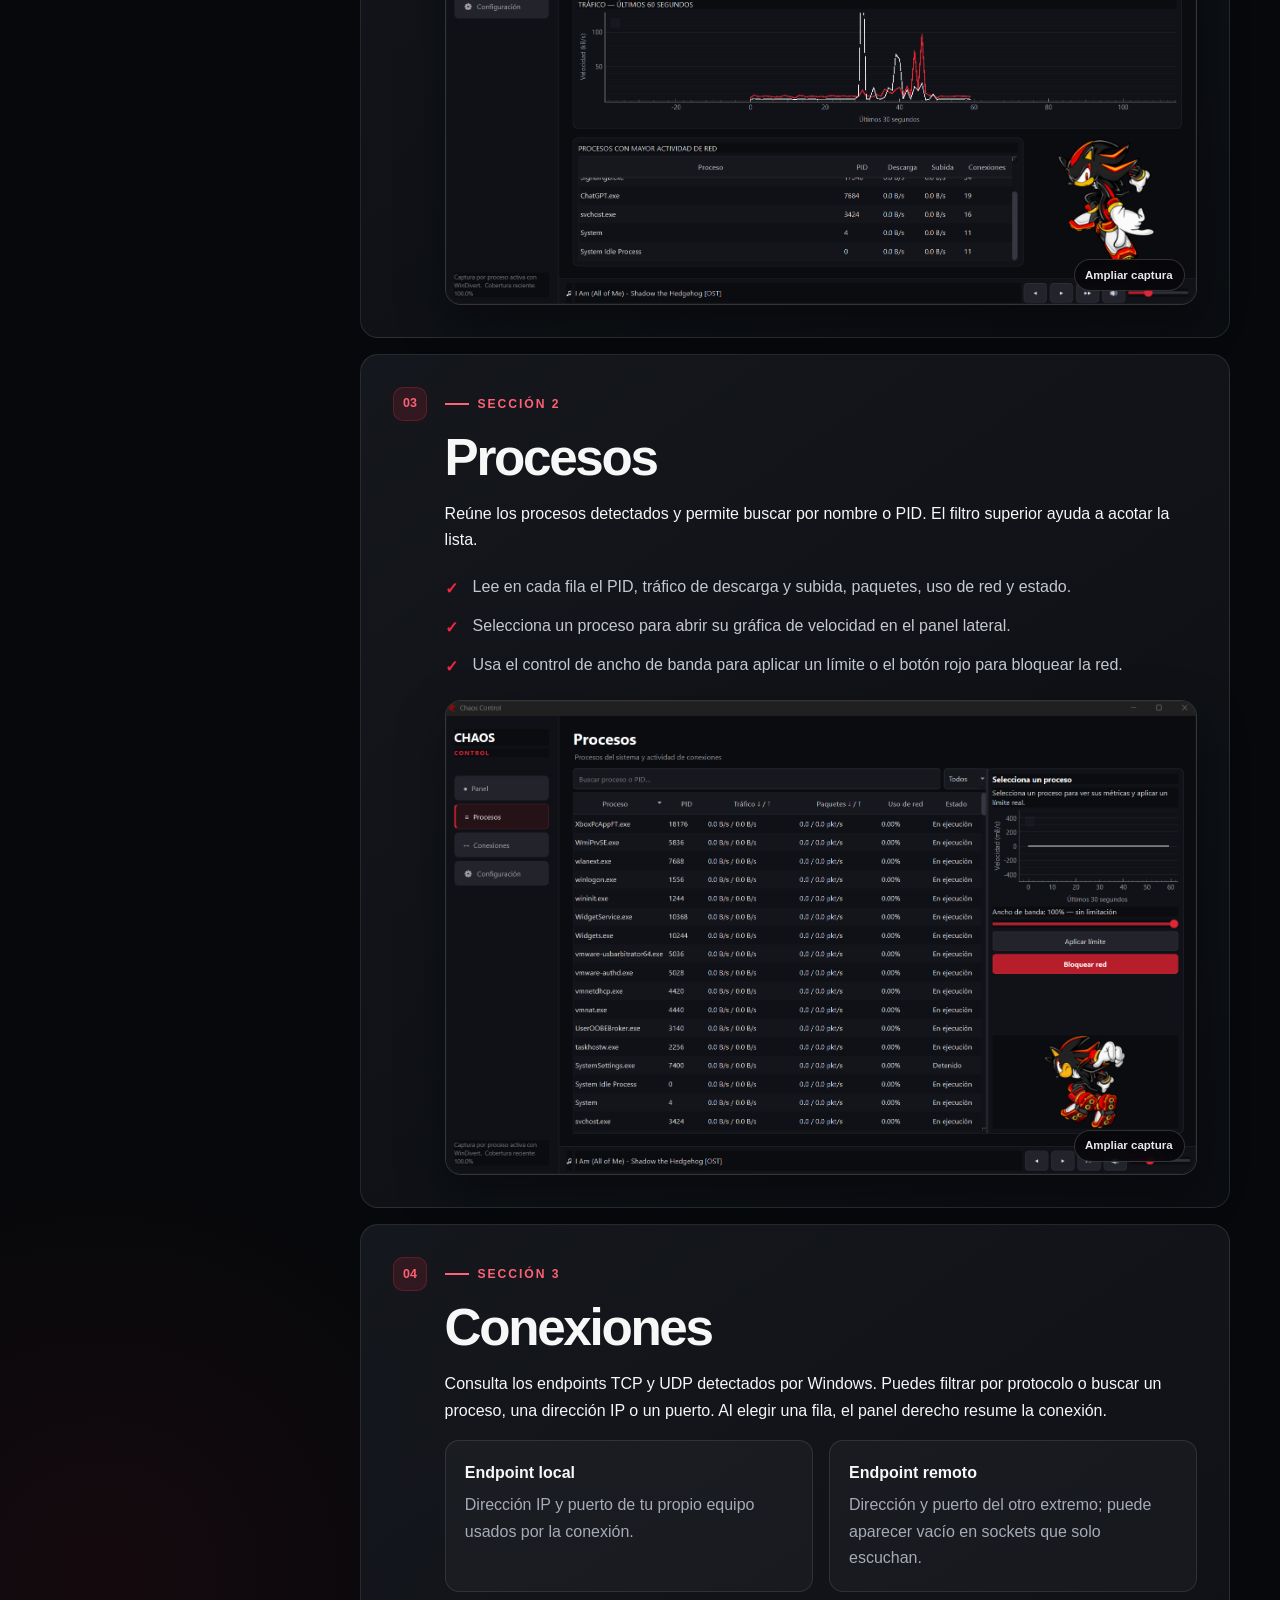
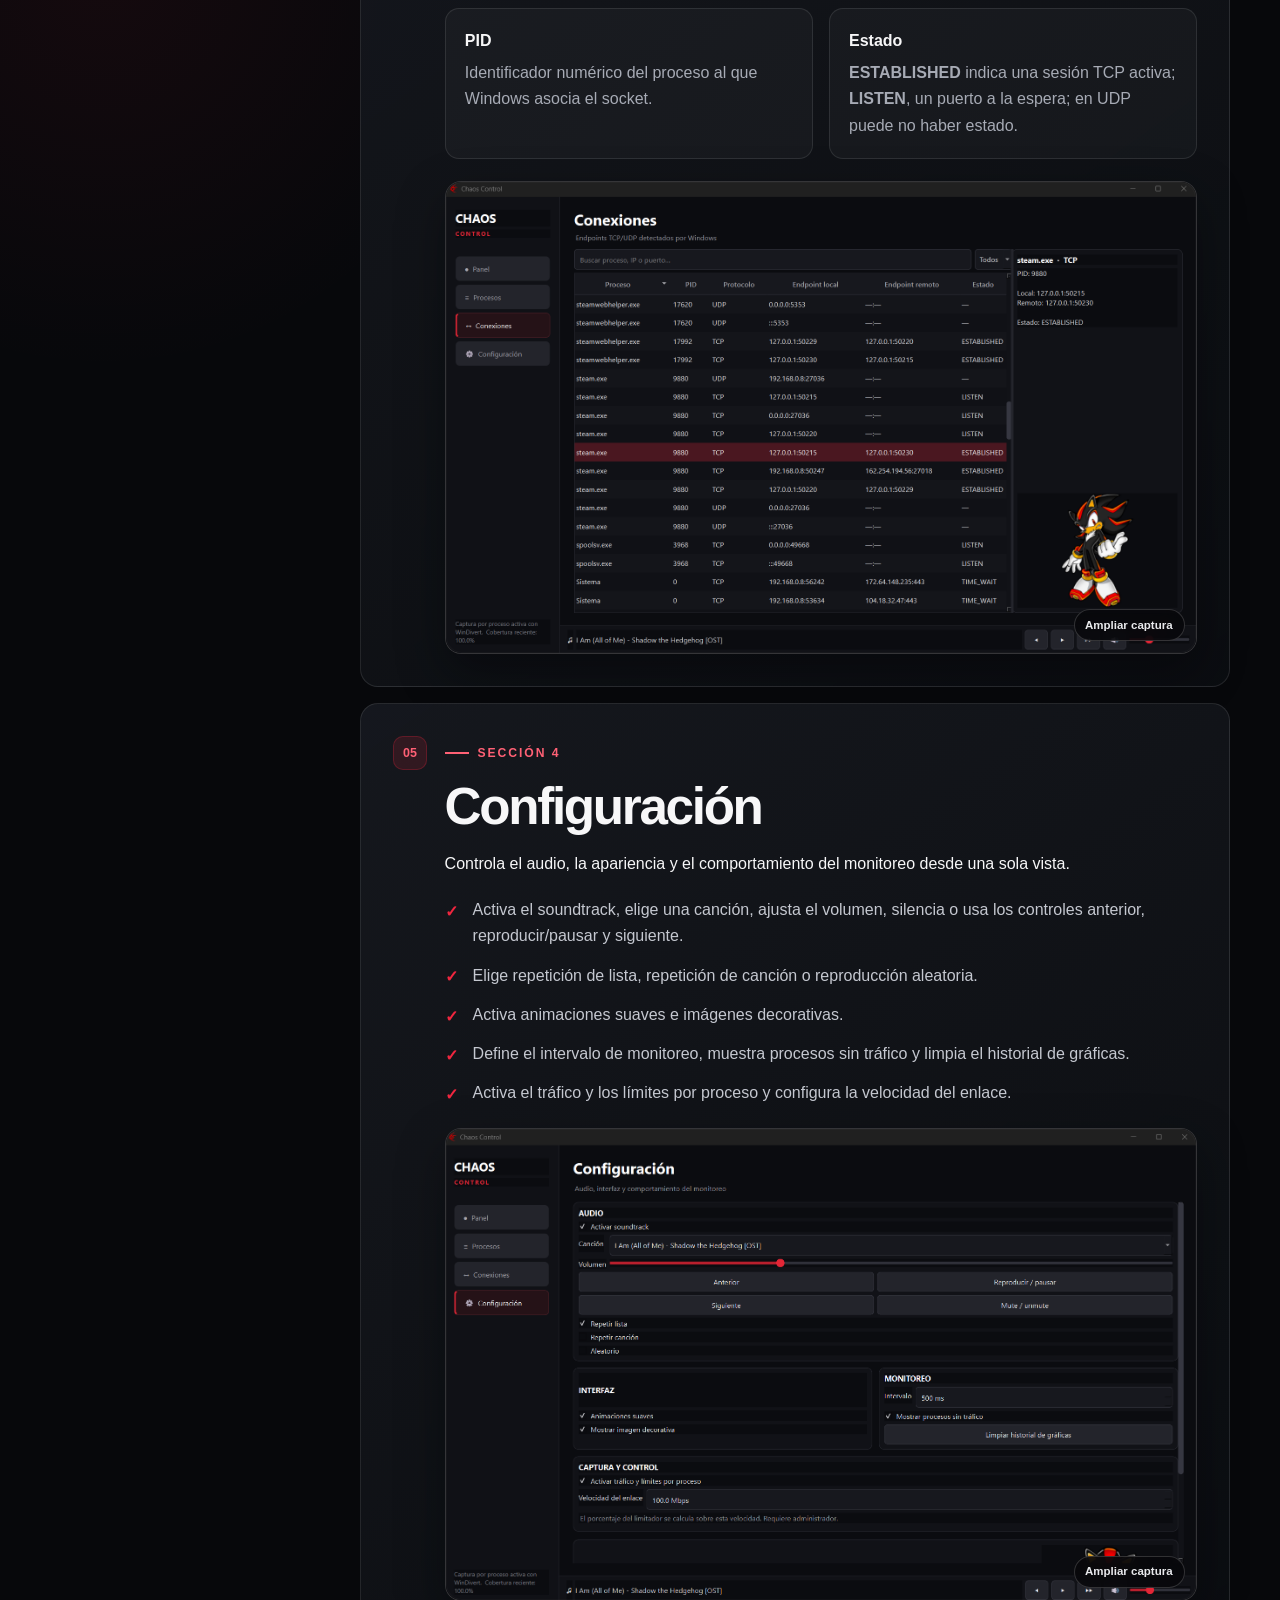
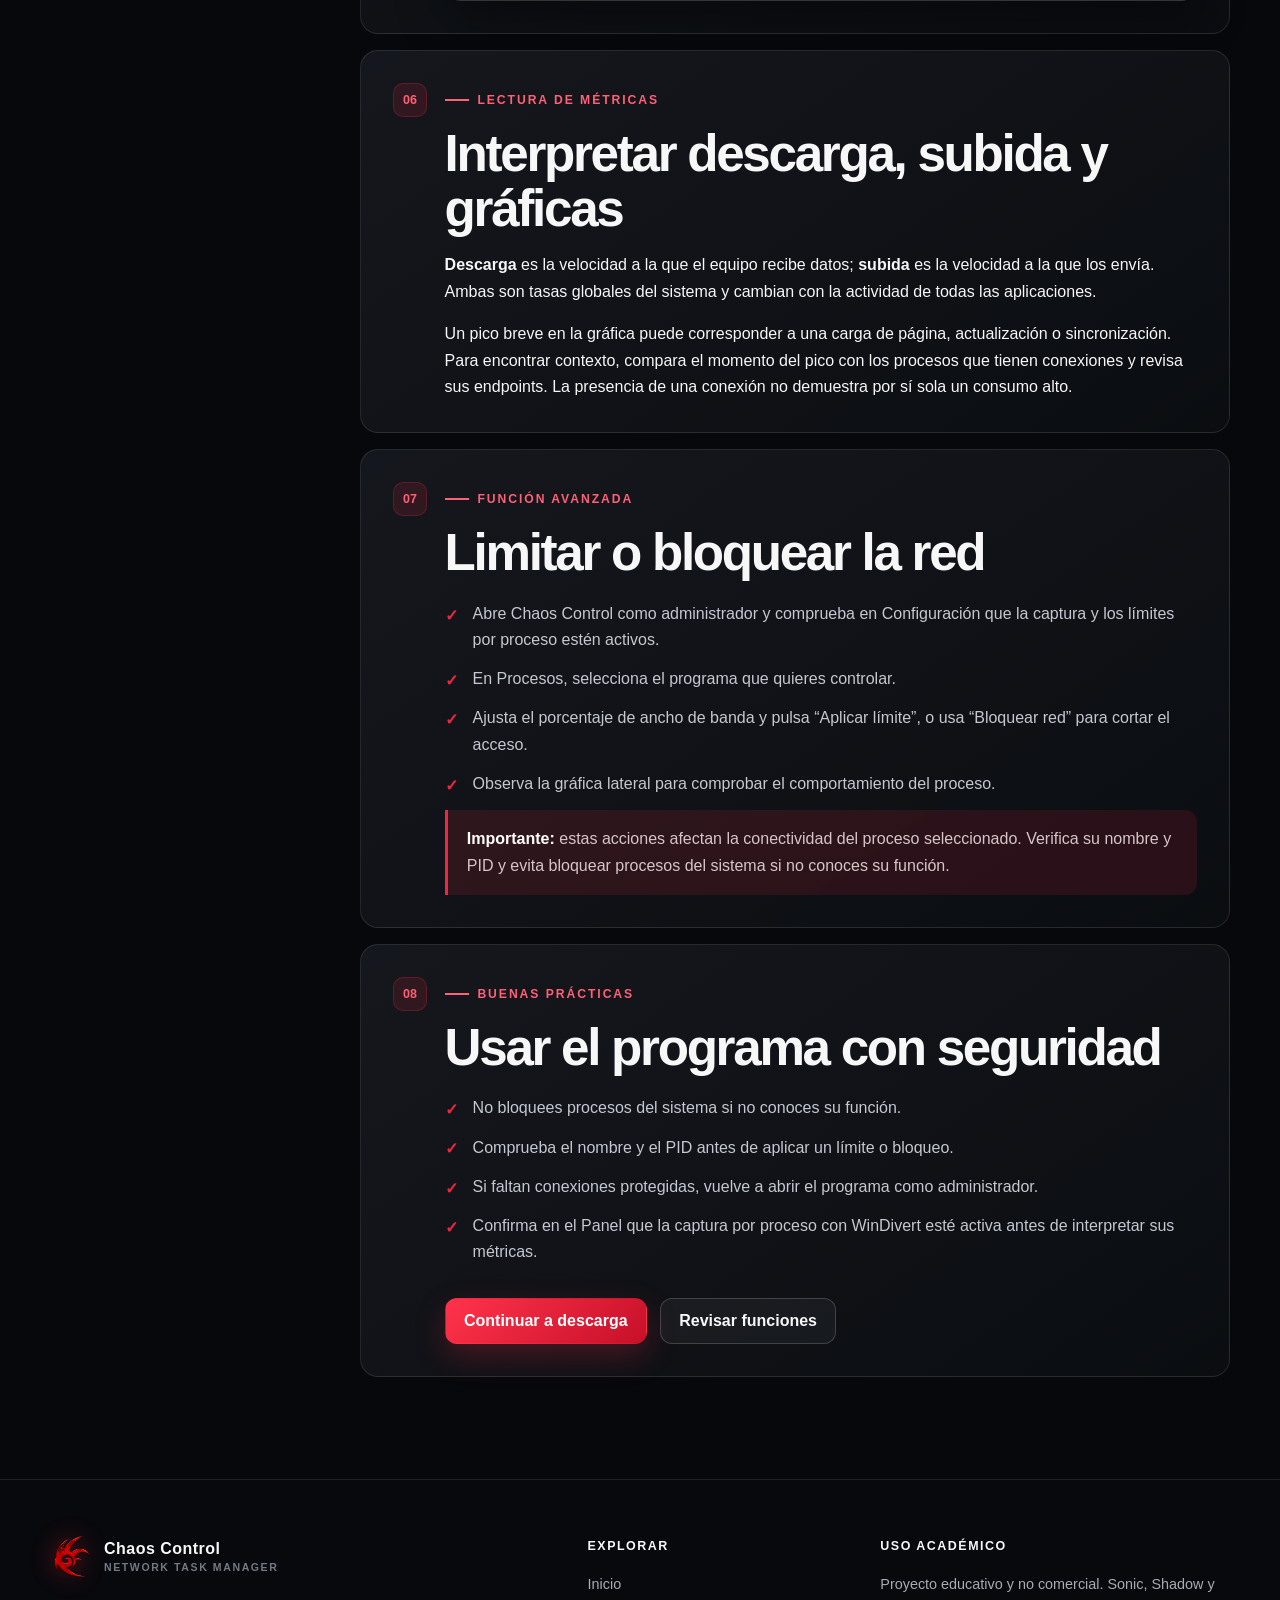
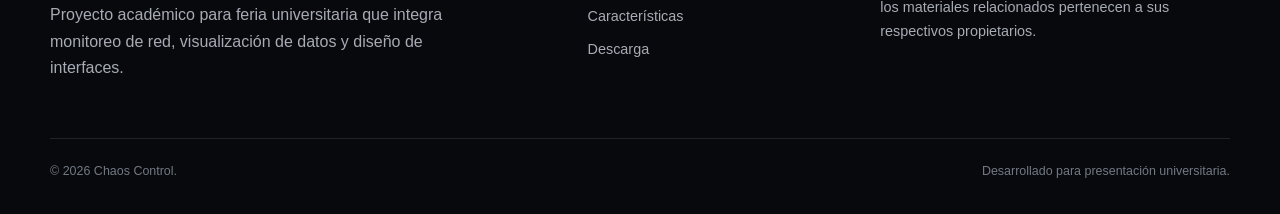
<file: guia.html>
<!doctype html>
<html lang="es">
<head>
  <meta charset="utf-8">
  <meta name="viewport" content="width=device-width, initial-scale=1">
  <meta name="description" content="Guía de uso de Chaos Control: apertura, permisos, panel, procesos, conexiones, configuración y bloqueo de red con Windows Firewall.">
  <meta name="theme-color" content="#07080b">
  <title>Guía de uso | Chaos Control</title>
  <link rel="icon" href="assets/icons/favicon.ico" sizes="any">
  <link rel="stylesheet" href="styles.css">
  <script src="script.js" defer></script>
</head>
<body>
  <a class="skip-link" href="#contenido">Saltar al contenido</a>
  <header class="site-header">
    <div class="container nav-wrap">
      <a class="brand" href="index.html" aria-label="Chaos Control, inicio"><img src="assets/icons/chaos-control-icon.png" alt="" width="42" height="42"><span>Chaos Control<small>Network Task Manager</small></span></a>
      <button class="nav-toggle" type="button" aria-expanded="false" aria-controls="site-nav" aria-label="Abrir menú"><span></span></button>
      <nav class="site-nav" id="site-nav" aria-label="Navegación principal"><a href="index.html">Inicio</a><a href="caracteristicas.html">Características</a><a href="guia.html" aria-current="page">Guía de uso</a><a href="descarga.html#requisitos">Requisitos</a><a class="button button-primary button-small" href="descarga.html#descargar">Descargar</a></nav>
    </div>
  </header>

  <main id="contenido">
    <section class="page-hero">
      <div class="container">
        <nav class="breadcrumbs" aria-label="Migas de pan"><a href="index.html">Inicio</a><span aria-hidden="true">/</span><span>Guía de uso</span></nav>
        <p class="eyebrow">De cero al control</p>
        <h1>Entiende tu red en <span class="gradient-text">cuatro secciones.</span></h1>
        <p class="lead">Esta guía explica cómo iniciar Chaos Control, interpretar los datos y utilizar las funciones avanzadas con seguridad.</p>
      </div>
    </section>

    <section class="section">
      <div class="container guide-layout">
        <nav class="guide-nav" aria-label="Índice de la guía">
          <strong>En esta guía</strong>
          <a href="#inicio">1. Abrir el programa</a><a href="#panel">2. Panel</a><a href="#procesos">3. Procesos</a><a href="#conexiones">4. Conexiones</a><a href="#configuracion">5. Configuración</a><a href="#interpretar">6. Interpretar datos</a><a href="#control">7. Bloqueo de red</a>
        </nav>

        <div class="guide-content">
          <article class="guide-step reveal" id="inicio">
            <span class="number-chip">01</span>
            <div><p class="eyebrow">Primer arranque</p><h2>Abrir Chaos Control</h2><p>Extrae o conserva completa la carpeta distribuida del programa y ejecuta <strong>ChaosControl.exe</strong>. El programa inicia el monitoreo y abre la sección Panel.</p><div class="callout"><strong>Permisos:</strong> el monitoreo básico funciona con permisos normales, aunque Windows puede ocultar procesos o conexiones protegidas. Para activar la captura con WinDivert y aplicar límites o bloqueos, abre Chaos Control con <strong>Ejecutar como administrador</strong>.</div></div>
          </article>

          <article class="guide-step reveal" id="panel">
            <span class="number-chip">02</span>
            <div><p class="eyebrow">Sección 1</p><h2>Panel / Dashboard</h2><p>Es la vista general del sistema. Las tarjetas superiores muestran las tasas globales de descarga y subida, además de los paquetes procesados por segundo.</p><ul class="check-list"><li>La gráfica muestra la evolución reciente del tráfico.</li><li>La tabla inferior destaca los procesos con mayor actividad de red.</li><li>El botón de pausa detiene las actualizaciones visuales; al reanudar, el monitoreo continúa.</li></ul><a class="guide-screenshot screenshot-frame" href="assets/img/screenshots/dashboard.png" data-lightbox data-caption="Panel principal de Chaos Control."><img src="assets/img/screenshots/dashboard.png" alt="Panel principal de Chaos Control con métricas globales, gráfica y tabla de procesos" loading="lazy" width="1719" height="1080"><span class="expand-hint">Ampliar captura</span></a></div>
          </article>

          <article class="guide-step reveal" id="procesos">
            <span class="number-chip">03</span>
            <div><p class="eyebrow">Sección 2</p><h2>Procesos</h2><p>Reúne los procesos detectados y permite buscar por nombre o PID. El filtro superior ayuda a acotar la lista.</p><ul class="check-list"><li>Lee en cada fila el PID, tráfico de descarga y subida, paquetes, uso de red y estado.</li><li>Selecciona un proceso para abrir su gráfica de velocidad en el panel lateral.</li><li>Usa el control de ancho de banda para aplicar un límite o el botón rojo para bloquear la red.</li></ul><a class="guide-screenshot screenshot-frame" href="assets/img/screenshots/procesos.png" data-lightbox data-caption="Vista de Procesos y sus controles de red."><img src="assets/img/screenshots/procesos.png" alt="Vista de Procesos con tabla de métricas, gráfica, limitador y botón para bloquear la red" loading="lazy" width="1716" height="1080"><span class="expand-hint">Ampliar captura</span></a></div>
          </article>

          <article class="guide-step reveal" id="conexiones">
            <span class="number-chip">04</span>
            <div><p class="eyebrow">Sección 3</p><h2>Conexiones</h2><p>Consulta los endpoints TCP y UDP detectados por Windows. Puedes filtrar por protocolo o buscar un proceso, una dirección IP o un puerto. Al elegir una fila, el panel derecho resume la conexión.</p><dl class="definition-grid"><div class="definition-card"><dt>Endpoint local</dt><dd>Dirección IP y puerto de tu propio equipo usados por la conexión.</dd></div><div class="definition-card"><dt>Endpoint remoto</dt><dd>Dirección y puerto del otro extremo; puede aparecer vacío en sockets que solo escuchan.</dd></div><div class="definition-card"><dt>PID</dt><dd>Identificador numérico del proceso al que Windows asocia el socket.</dd></div><div class="definition-card"><dt>Estado</dt><dd><strong>ESTABLISHED</strong> indica una sesión TCP activa; <strong>LISTEN</strong>, un puerto a la espera; en UDP puede no haber estado.</dd></div></dl><a class="guide-screenshot screenshot-frame" href="assets/img/screenshots/conexiones.png" data-lightbox data-caption="Conexiones TCP/UDP y detalle de un endpoint seleccionado."><img src="assets/img/screenshots/conexiones.png" alt="Vista de Conexiones con protocolos, endpoints locales y remotos, puertos y estados" loading="lazy" width="1722" height="1080"><span class="expand-hint">Ampliar captura</span></a></div>
          </article>

          <article class="guide-step reveal" id="configuracion">
            <span class="number-chip">05</span>
            <div><p class="eyebrow">Sección 4</p><h2>Configuración</h2><p>Controla el audio, la apariencia y el comportamiento del monitoreo desde una sola vista.</p><ul class="check-list"><li>Activa el soundtrack, elige una canción, ajusta el volumen, silencia o usa los controles anterior, reproducir/pausar y siguiente.</li><li>Elige repetición de lista, repetición de canción o reproducción aleatoria.</li><li>Activa animaciones suaves e imágenes decorativas.</li><li>Define el intervalo de monitoreo, muestra procesos sin tráfico y limpia el historial de gráficas.</li><li>Activa el tráfico y los límites por proceso y configura la velocidad del enlace.</li></ul><a class="guide-screenshot screenshot-frame" href="assets/img/screenshots/configuracion.png" data-lightbox data-caption="Configuración de audio, interfaz, monitoreo y captura por proceso."><img src="assets/img/screenshots/configuracion.png" alt="Vista de Configuración con soundtrack, canción, volumen, mute, repetición, interfaz, monitoreo y captura" loading="lazy" width="1717" height="1080"><span class="expand-hint">Ampliar captura</span></a></div>
          </article>

          <article class="guide-step reveal" id="interpretar">
            <span class="number-chip">06</span>
            <div><p class="eyebrow">Lectura de métricas</p><h2>Interpretar descarga, subida y gráficas</h2><p><strong>Descarga</strong> es la velocidad a la que el equipo recibe datos; <strong>subida</strong> es la velocidad a la que los envía. Ambas son tasas globales del sistema y cambian con la actividad de todas las aplicaciones.</p><p>Un pico breve en la gráfica puede corresponder a una carga de página, actualización o sincronización. Para encontrar contexto, compara el momento del pico con los procesos que tienen conexiones y revisa sus endpoints. La presencia de una conexión no demuestra por sí sola un consumo alto.</p></div>
          </article>

          <article class="guide-step reveal" id="control">
            <span class="number-chip">07</span>
            <div><p class="eyebrow">Función avanzada</p><h2>Limitar o bloquear la red</h2><ol class="check-list"><li>Abre Chaos Control como administrador y comprueba en Configuración que la captura y los límites por proceso estén activos.</li><li>En Procesos, selecciona el programa que quieres controlar.</li><li>Ajusta el porcentaje de ancho de banda y pulsa “Aplicar límite”, o usa “Bloquear red” para cortar el acceso.</li><li>Observa la gráfica lateral para comprobar el comportamiento del proceso.</li></ol><div class="callout"><strong>Importante:</strong> estas acciones afectan la conectividad del proceso seleccionado. Verifica su nombre y PID y evita bloquear procesos del sistema si no conoces su función.</div></div>
          </article>

          <article class="guide-step reveal">
            <span class="number-chip">08</span>
            <div><p class="eyebrow">Buenas prácticas</p><h2>Usar el programa con seguridad</h2><ul class="check-list"><li>No bloquees procesos del sistema si no conoces su función.</li><li>Comprueba el nombre y el PID antes de aplicar un límite o bloqueo.</li><li>Si faltan conexiones protegidas, vuelve a abrir el programa como administrador.</li><li>Confirma en el Panel que la captura por proceso con WinDivert esté activa antes de interpretar sus métricas.</li></ul><div class="action-row"><a class="button button-primary" href="descarga.html">Continuar a descarga</a><a class="button button-secondary" href="caracteristicas.html">Revisar funciones</a></div></div>
          </article>
        </div>
      </div>
    </section>
  </main>

  <footer class="site-footer"><div class="container"><div class="footer-grid"><div class="footer-brand"><a class="brand" href="index.html"><img src="assets/icons/chaos-control-icon.png" alt="" width="42" height="42"><span>Chaos Control<small>Network Task Manager</small></span></a><p>Proyecto académico para feria universitaria que integra monitoreo de red, visualización de datos y diseño de interfaces.</p></div><div><p class="footer-title">Explorar</p><nav class="footer-links" aria-label="Navegación del pie"><a href="index.html">Inicio</a><a href="caracteristicas.html">Características</a><a href="descarga.html">Descarga</a></nav></div><div><p class="footer-title">Uso académico</p><p class="footer-note">Proyecto educativo y no comercial. Sonic, Shadow y los materiales relacionados pertenecen a sus respectivos propietarios.</p></div></div><div class="footer-bottom"><span>© <span data-year></span> Chaos Control.</span><span>Desarrollado para presentación universitaria.</span></div></div></footer>
  <div class="toast" id="site-toast" role="status" aria-live="polite"><strong>Descarga disponible durante la feria</strong>El enlace oficial se publicará aquí cuando la versión final esté en GitHub Releases.</div>
</body>
</html>
</file>
<file: styles.css>
:root {
  color-scheme: dark;
  --bg: #07080b;
  --bg-soft: #0d0f14;
  --surface: #11141a;
  --surface-2: #171a21;
  --surface-3: #20242d;
  --text: #f7f7f8;
  --muted: #a7abb5;
  --muted-2: #737985;
  --red: #f1263f;
  --red-dark: #9d1023;
  --red-soft: rgba(241, 38, 63, 0.13);
  --gold: #ffb524;
  --cyan: #45d5ff;
  --green: #38e29b;
  --border: rgba(255, 255, 255, 0.1);
  --border-strong: rgba(255, 255, 255, 0.18);
  --shadow: 0 24px 80px rgba(0, 0, 0, 0.42);
  --radius: 18px;
  --container: 1180px;
  --header-height: 76px;
}

* {
  box-sizing: border-box;
}

html {
  scroll-behavior: smooth;
  scroll-padding-top: calc(var(--header-height) + 24px);
}

body {
  margin: 0;
  min-width: 320px;
  background:
    radial-gradient(circle at 82% 7%, rgba(241, 38, 63, 0.11), transparent 27rem),
    radial-gradient(circle at 8% 48%, rgba(241, 38, 63, 0.06), transparent 25rem),
    var(--bg);
  color: var(--text);
  font-family: "Segoe UI", Inter, Arial, sans-serif;
  font-size: 1rem;
  line-height: 1.65;
  overflow-x: hidden;
}

body::before {
  position: fixed;
  inset: 0;
  z-index: -2;
  background-image:
    linear-gradient(rgba(255, 255, 255, 0.018) 1px, transparent 1px),
    linear-gradient(90deg, rgba(255, 255, 255, 0.018) 1px, transparent 1px);
  background-size: 56px 56px;
  content: "";
  mask-image: linear-gradient(to bottom, black, transparent 78%);
}

img {
  display: block;
  max-width: 100%;
}

a {
  color: inherit;
  text-decoration: none;
}

button,
a {
  -webkit-tap-highlight-color: transparent;
}

button,
input {
  font: inherit;
}

:focus-visible {
  outline: 3px solid rgba(69, 213, 255, 0.75);
  outline-offset: 4px;
}

.skip-link {
  position: fixed;
  top: 10px;
  left: 10px;
  z-index: 999;
  transform: translateY(-160%);
  border-radius: 8px;
  background: var(--text);
  color: var(--bg);
  padding: 0.65rem 1rem;
  font-weight: 700;
  transition: transform 180ms ease;
}

.skip-link:focus {
  transform: translateY(0);
}

.container {
  width: min(calc(100% - 40px), var(--container));
  margin-inline: auto;
}

.site-header {
  position: sticky;
  top: 0;
  z-index: 100;
  min-height: var(--header-height);
  border-bottom: 1px solid var(--border);
  background: rgba(7, 8, 11, 0.84);
  backdrop-filter: blur(18px);
}

.nav-wrap {
  min-height: var(--header-height);
  display: flex;
  align-items: center;
  justify-content: space-between;
  gap: 1.5rem;
}

.brand {
  display: inline-flex;
  align-items: center;
  gap: 0.75rem;
  min-width: max-content;
  font-weight: 900;
  letter-spacing: 0.03em;
}

.brand img {
  width: 42px;
  height: 42px;
  object-fit: contain;
  filter: drop-shadow(0 0 12px rgba(241, 38, 63, 0.45));
}

.brand span {
  line-height: 1;
}

.brand small {
  display: block;
  margin-top: 0.3rem;
  color: var(--muted-2);
  font-size: 0.66rem;
  font-weight: 700;
  letter-spacing: 0.15em;
  text-transform: uppercase;
}

.site-nav {
  display: flex;
  align-items: center;
  gap: 0.25rem;
}

.site-nav a:not(.button) {
  border-radius: 10px;
  color: var(--muted);
  padding: 0.6rem 0.78rem;
  font-size: 0.92rem;
  font-weight: 650;
  transition: color 180ms ease, background 180ms ease;
}

.site-nav a:not(.button):hover,
.site-nav a[aria-current="page"]:not(.button) {
  background: rgba(255, 255, 255, 0.06);
  color: var(--text);
}

.site-nav a[aria-current="page"]:not(.button) {
  box-shadow: inset 0 -2px var(--red);
}

.nav-toggle {
  display: none;
  width: 46px;
  height: 46px;
  border: 1px solid var(--border);
  border-radius: 12px;
  background: var(--surface);
  color: var(--text);
  cursor: pointer;
}

.nav-toggle span,
.nav-toggle::before,
.nav-toggle::after {
  display: block;
  width: 20px;
  height: 2px;
  margin: 4px auto;
  border-radius: 99px;
  background: currentColor;
  content: "";
  transition: transform 180ms ease, opacity 180ms ease;
}

.nav-toggle[aria-expanded="true"] span {
  opacity: 0;
}

.nav-toggle[aria-expanded="true"]::before {
  transform: translateY(6px) rotate(45deg);
}

.nav-toggle[aria-expanded="true"]::after {
  transform: translateY(-6px) rotate(-45deg);
}

.button {
  display: inline-flex;
  min-height: 46px;
  align-items: center;
  justify-content: center;
  gap: 0.55rem;
  border: 1px solid transparent;
  border-radius: 12px;
  padding: 0.72rem 1.15rem;
  font-weight: 800;
  line-height: 1.2;
  cursor: pointer;
  transition: transform 180ms ease, border-color 180ms ease, background 180ms ease, box-shadow 180ms ease;
}

.button:hover {
  transform: translateY(-2px);
}

.button-primary {
  background: linear-gradient(135deg, #ff334b, #c71029);
  color: white;
  box-shadow: 0 12px 30px rgba(241, 38, 63, 0.25);
}

.button-primary:hover {
  box-shadow: 0 16px 34px rgba(241, 38, 63, 0.34);
}

.button-secondary {
  border-color: var(--border-strong);
  background: rgba(255, 255, 255, 0.045);
  color: var(--text);
}

.button-secondary:hover {
  border-color: rgba(255, 255, 255, 0.34);
  background: rgba(255, 255, 255, 0.08);
}

.button-small {
  min-height: 40px;
  padding: 0.6rem 0.9rem;
  font-size: 0.88rem;
}

.eyebrow {
  display: inline-flex;
  align-items: center;
  gap: 0.55rem;
  margin: 0 0 1rem;
  color: #ff6175;
  font-size: 0.76rem;
  font-weight: 900;
  letter-spacing: 0.16em;
  text-transform: uppercase;
}

.eyebrow::before {
  width: 24px;
  height: 2px;
  background: currentColor;
  content: "";
}

h1,
h2,
h3,
p {
  margin-top: 0;
}

h1,
h2,
h3 {
  line-height: 1.08;
}

h1 {
  max-width: 800px;
  margin-bottom: 1.25rem;
  font-size: clamp(3rem, 7vw, 6.35rem);
  letter-spacing: -0.065em;
}

h2 {
  margin-bottom: 1rem;
  font-size: clamp(2rem, 4vw, 3.35rem);
  letter-spacing: -0.045em;
}

h3 {
  margin-bottom: 0.7rem;
  font-size: 1.25rem;
  letter-spacing: -0.02em;
}

.gradient-text {
  background: linear-gradient(110deg, #ffffff 15%, #ff687c 58%, #d3112b 100%);
  -webkit-background-clip: text;
  background-clip: text;
  color: transparent;
}

.lead {
  max-width: 690px;
  color: #c3c6ce;
  font-size: clamp(1.07rem, 2vw, 1.24rem);
}

.muted {
  color: var(--muted);
}

.hero {
  position: relative;
  overflow: clip;
  padding: clamp(4.5rem, 9vw, 8rem) 0 5rem;
  isolation: isolate;
}

.hero::after {
  position: absolute;
  top: 6%;
  right: -12%;
  z-index: -1;
  width: min(55vw, 720px);
  aspect-ratio: 1;
  border: 1px solid rgba(241, 38, 63, 0.14);
  border-radius: 50%;
  box-shadow: inset 0 0 100px rgba(241, 38, 63, 0.07);
  content: "";
}

.hero-grid {
  display: grid;
  grid-template-columns: minmax(330px, 0.85fr) minmax(0, 1.15fr);
  align-items: center;
  gap: clamp(2rem, 5vw, 5rem);
}

.hero-product {
  min-width: 0;
  margin: 0;
}

.hero-product figcaption {
  max-width: 620px;
  margin: 1rem auto 0;
  color: #c8cbd2;
  font-size: 0.94rem;
  text-align: center;
}

.hero-copy {
  position: relative;
  z-index: 2;
}

.hero-actions,
.action-row {
  display: flex;
  flex-wrap: wrap;
  gap: 0.8rem;
  margin-top: 2rem;
}

.hero-notes {
  display: flex;
  flex-wrap: wrap;
  gap: 1.2rem;
  margin-top: 2.2rem;
  color: var(--muted-2);
  font-size: 0.84rem;
}

.hero-notes span {
  display: inline-flex;
  align-items: center;
  gap: 0.45rem;
}

.hero-notes span::before {
  width: 6px;
  height: 6px;
  border-radius: 50%;
  background: var(--red);
  box-shadow: 0 0 10px var(--red);
  content: "";
}

.hero-visual {
  position: relative;
  min-height: 530px;
}

.hero-character {
  position: absolute;
  right: -2.5rem;
  bottom: -1.5rem;
  z-index: 3;
  width: min(92%, 550px);
  max-height: 570px;
  object-fit: contain;
  object-position: center bottom;
  filter: drop-shadow(0 30px 38px rgba(0, 0, 0, 0.7));
}

.monitor-card {
  position: absolute;
  top: 4.5rem;
  left: 0;
  z-index: 2;
  width: min(82%, 400px);
  overflow: hidden;
  border: 1px solid var(--border-strong);
  border-radius: 20px;
  background: rgba(14, 16, 22, 0.88);
  box-shadow: var(--shadow);
  backdrop-filter: blur(16px);
  transform: rotate(-2deg);
}

.monitor-top {
  display: flex;
  align-items: center;
  justify-content: space-between;
  border-bottom: 1px solid var(--border);
  padding: 0.85rem 1rem;
  font-size: 0.76rem;
  font-weight: 800;
  letter-spacing: 0.09em;
  text-transform: uppercase;
}

.live-status {
  display: inline-flex;
  align-items: center;
  gap: 0.4rem;
  color: var(--green);
}

.live-status::before {
  width: 7px;
  height: 7px;
  border-radius: 50%;
  background: currentColor;
  box-shadow: 0 0 10px currentColor;
  content: "";
}

.monitor-metrics {
  display: grid;
  grid-template-columns: repeat(3, 1fr);
  gap: 0.5rem;
  padding: 1rem;
}

.monitor-metrics span {
  display: block;
  color: var(--muted-2);
  font-size: 0.68rem;
  font-weight: 700;
  text-transform: uppercase;
}

.monitor-metrics strong {
  display: block;
  margin-top: 0.25rem;
  font-size: 1rem;
}

.chart {
  position: relative;
  height: 150px;
  margin: 0 1rem 1rem;
  overflow: hidden;
  border: 1px solid var(--border);
  border-radius: 12px;
  background:
    repeating-linear-gradient(to bottom, transparent 0 29px, rgba(255, 255, 255, 0.055) 30px),
    linear-gradient(to top, rgba(241, 38, 63, 0.07), transparent 65%),
    #090b0f;
}

.chart-bars {
  position: absolute;
  inset: 22px 12px 12px;
  display: flex;
  align-items: end;
  gap: 7px;
}

.chart-bars i {
  flex: 1;
  min-width: 4px;
  border-radius: 3px 3px 0 0;
  background: linear-gradient(to top, #8b0d1f, #ff334b);
  box-shadow: 0 0 12px rgba(241, 38, 63, 0.18);
  animation: pulseBars 4s ease-in-out infinite alternate;
}

.chart-bars i:nth-child(2n) { animation-delay: -1.4s; }
.chart-bars i:nth-child(3n) { animation-delay: -2.2s; }
.chart-bars i:nth-child(1) { height: 28%; }
.chart-bars i:nth-child(2) { height: 42%; }
.chart-bars i:nth-child(3) { height: 35%; }
.chart-bars i:nth-child(4) { height: 63%; }
.chart-bars i:nth-child(5) { height: 48%; }
.chart-bars i:nth-child(6) { height: 74%; }
.chart-bars i:nth-child(7) { height: 52%; }
.chart-bars i:nth-child(8) { height: 82%; }
.chart-bars i:nth-child(9) { height: 68%; }
.chart-bars i:nth-child(10) { height: 90%; }
.chart-bars i:nth-child(11) { height: 61%; }
.chart-bars i:nth-child(12) { height: 76%; }

@keyframes pulseBars {
  to { transform: scaleY(0.72); transform-origin: bottom; filter: brightness(1.3); }
}

.signal-tag {
  position: absolute;
  top: 0;
  right: 5%;
  z-index: 4;
  display: grid;
  width: 126px;
  aspect-ratio: 1;
  place-items: center;
  border: 1px solid rgba(241, 38, 63, 0.3);
  border-radius: 50%;
  background: rgba(121, 7, 23, 0.25);
  box-shadow: 0 0 80px rgba(241, 38, 63, 0.25);
}

.signal-tag img {
  width: 76px;
  height: 76px;
  object-fit: contain;
}

.quick-strip {
  position: relative;
  z-index: 5;
  display: grid;
  grid-template-columns: repeat(4, 1fr);
  margin-top: -1rem;
  overflow: hidden;
  border: 1px solid var(--border);
  border-radius: 18px;
  background: rgba(17, 20, 26, 0.92);
  box-shadow: 0 15px 60px rgba(0, 0, 0, 0.3);
}

.quick-item {
  min-height: 132px;
  padding: 1.4rem;
}

.quick-item + .quick-item {
  border-left: 1px solid var(--border);
}

.quick-item strong {
  display: block;
  margin-bottom: 0.4rem;
  font-size: 1.05rem;
}

.quick-item p {
  margin: 0;
  color: var(--muted);
  font-size: 0.9rem;
}

.number-chip,
.icon-box {
  display: grid;
  place-items: center;
  flex: 0 0 auto;
  border: 1px solid rgba(241, 38, 63, 0.25);
  background: var(--red-soft);
  color: #ff6075;
  font-weight: 900;
}

.number-chip {
  width: 34px;
  height: 34px;
  margin-bottom: 1rem;
  border-radius: 10px;
  font-size: 0.78rem;
}

.icon-box {
  width: 48px;
  height: 48px;
  margin-bottom: 1.1rem;
  border-radius: 13px;
  font-size: 0.75rem;
  letter-spacing: 0.05em;
}

.section {
  padding: clamp(4.5rem, 8vw, 7rem) 0;
}

.section-tight {
  padding: 3.5rem 0;
}

.section-header {
  display: flex;
  align-items: end;
  justify-content: space-between;
  gap: 2rem;
  margin-bottom: 2.5rem;
}

.section-header > div:first-child {
  max-width: 720px;
}

.section-header p:last-child {
  margin-bottom: 0;
  color: var(--muted);
}

.card-grid {
  display: grid;
  grid-template-columns: repeat(3, 1fr);
  gap: 1rem;
}

.card {
  position: relative;
  overflow: hidden;
  border: 1px solid var(--border);
  border-radius: var(--radius);
  background: linear-gradient(145deg, rgba(27, 30, 38, 0.9), rgba(13, 15, 20, 0.96));
  padding: 1.55rem;
  transition: transform 220ms ease, border-color 220ms ease;
}

.card:hover {
  transform: translateY(-4px);
  border-color: rgba(241, 38, 63, 0.35);
}

.card p:last-child {
  margin-bottom: 0;
  color: var(--muted);
}

.feature-grid {
  display: grid;
  grid-template-columns: repeat(4, 1fr);
  gap: 1rem;
}

.feature-card {
  min-height: 235px;
}

.feature-card::after {
  position: absolute;
  right: -25px;
  bottom: -35px;
  width: 100px;
  height: 100px;
  border: 1px solid rgba(241, 38, 63, 0.15);
  border-radius: 50%;
  content: "";
}

.discipline-grid {
  display: grid;
  grid-template-columns: repeat(3, 1fr);
  gap: 1rem;
}

.discipline-card {
  border-top: 2px solid var(--red);
}

.discipline-card:nth-child(2) { border-top-color: var(--cyan); }
.discipline-card:nth-child(3) { border-top-color: var(--gold); }

.project-banner {
  position: relative;
  overflow: hidden;
  border: 1px solid rgba(241, 38, 63, 0.28);
  border-radius: 24px;
  background:
    linear-gradient(100deg, rgba(119, 5, 21, 0.92), rgba(32, 9, 15, 0.9) 58%, rgba(11, 12, 16, 0.96)),
    var(--surface);
  padding: clamp(2rem, 6vw, 4.5rem);
  box-shadow: var(--shadow);
}

.project-banner::before {
  position: absolute;
  top: -110%;
  right: 12%;
  width: 250px;
  height: 500px;
  background: linear-gradient(to right, transparent, rgba(255, 255, 255, 0.07), transparent);
  content: "";
  transform: rotate(24deg);
}

.project-banner h2 {
  max-width: 680px;
}

.project-banner p {
  max-width: 650px;
  color: #d4d5da;
}

.banner-character {
  position: absolute;
  right: -2%;
  bottom: -36%;
  width: min(34%, 340px);
  opacity: 0.45;
  filter: grayscale(0.3) drop-shadow(0 20px 20px rgba(0, 0, 0, 0.55));
}

.page-hero {
  position: relative;
  overflow: hidden;
  padding: clamp(4.5rem, 8vw, 7rem) 0 4.5rem;
  border-bottom: 1px solid var(--border);
}

.page-hero::after {
  position: absolute;
  right: 4%;
  bottom: -65%;
  width: 440px;
  height: 440px;
  border: 1px solid rgba(241, 38, 63, 0.2);
  border-radius: 50%;
  box-shadow: 0 0 90px rgba(241, 38, 63, 0.08);
  content: "";
}

.page-hero h1 {
  max-width: 900px;
  font-size: clamp(2.8rem, 6vw, 5.2rem);
}

.breadcrumbs {
  display: flex;
  gap: 0.5rem;
  margin-bottom: 1.1rem;
  color: var(--muted-2);
  font-size: 0.85rem;
}

.breadcrumbs a:hover {
  color: var(--text);
}

.breadcrumbs-center {
  justify-content: center;
}

.feature-detail-grid {
  display: grid;
  grid-template-columns: repeat(3, 1fr);
  gap: 1rem;
}

.feature-detail-card {
  min-height: 260px;
}

.feature-detail-card.wide {
  grid-column: span 2;
}

.truth-note {
  display: grid;
  grid-template-columns: auto 1fr;
  gap: 1rem;
  border: 1px solid rgba(255, 181, 36, 0.22);
  border-radius: 16px;
  background: rgba(255, 181, 36, 0.07);
  padding: 1.3rem;
}

.truth-note strong {
  display: block;
  margin-bottom: 0.25rem;
  color: #ffd27b;
}

.truth-note p {
  margin: 0;
  color: #c9c2b3;
}

.truth-note .icon-box {
  margin: 0;
  border-color: rgba(255, 181, 36, 0.28);
  background: rgba(255, 181, 36, 0.1);
  color: var(--gold);
}

.showcase {
  display: grid;
  grid-template-columns: minmax(0, 1.05fr) minmax(320px, 0.95fr);
  align-items: center;
  gap: clamp(2rem, 6vw, 5rem);
}

.app-window {
  overflow: hidden;
  border: 1px solid var(--border-strong);
  border-radius: 20px;
  background: #0a0c10;
  box-shadow: var(--shadow);
}

.app-window-bar {
  display: flex;
  align-items: center;
  gap: 0.4rem;
  border-bottom: 1px solid var(--border);
  padding: 0.85rem 1rem;
}

.app-window-bar i {
  width: 9px;
  height: 9px;
  border-radius: 50%;
  background: var(--red);
}

.app-window-bar i:nth-child(2) { background: var(--gold); }
.app-window-bar i:nth-child(3) { background: var(--green); }

.app-window-body {
  display: grid;
  grid-template-columns: 120px 1fr;
  min-height: 355px;
}

.app-sidebar {
  border-right: 1px solid var(--border);
  background: #0d0f14;
  padding: 1rem 0.75rem;
}

.app-sidebar img {
  width: 40px;
  margin: 0 auto 1.5rem;
}

.app-sidebar span {
  display: block;
  margin-bottom: 0.55rem;
  border-radius: 6px;
  background: rgba(255, 255, 255, 0.06);
  padding: 0.55rem;
  color: var(--muted-2);
  font-size: 0.68rem;
}

.app-sidebar span:first-of-type {
  background: var(--red-soft);
  color: #ff687c;
}

.app-content {
  padding: 1.1rem;
}

.app-metrics {
  display: grid;
  grid-template-columns: repeat(3, 1fr);
  gap: 0.6rem;
}

.app-metrics div {
  border: 1px solid var(--border);
  border-radius: 9px;
  background: var(--surface);
  padding: 0.7rem;
}

.app-metrics small {
  display: block;
  color: var(--muted-2);
  font-size: 0.62rem;
}

.app-metrics strong {
  font-size: 0.8rem;
}

.app-chart {
  height: 145px;
  margin-top: 0.7rem;
  border: 1px solid var(--border);
  border-radius: 9px;
  background:
    linear-gradient(165deg, transparent 42%, #f1263f 42.5% 43%, transparent 43.5%),
    linear-gradient(175deg, transparent 62%, rgba(69, 213, 255, 0.9) 62.5% 63%, transparent 63.5%),
    repeating-linear-gradient(to bottom, transparent 0 28px, rgba(255, 255, 255, 0.055) 29px),
    #0b0d12;
}

.app-table {
  display: grid;
  gap: 0.45rem;
  margin-top: 0.7rem;
}

.app-table span {
  height: 16px;
  border-radius: 3px;
  background: linear-gradient(to right, rgba(255, 255, 255, 0.08) 35%, transparent 35% 40%, rgba(255, 255, 255, 0.05) 40% 70%, transparent 70% 75%, rgba(255, 255, 255, 0.06) 75%);
}

.screen-caption {
  margin-top: 0.9rem;
  color: var(--muted-2);
  font-size: 0.78rem;
  text-align: center;
}

.screenshot-frame {
  position: relative;
  display: block;
  min-width: 0;
  overflow: hidden;
  border: 1px solid var(--border-strong);
  border-radius: 16px;
  background: #08090c;
  box-shadow: 0 18px 48px rgba(0, 0, 0, 0.35);
}

.screenshot-frame::after {
  position: absolute;
  inset: 0;
  border-radius: inherit;
  box-shadow: inset 0 0 0 1px rgba(255, 255, 255, 0.025);
  content: "";
  pointer-events: none;
}

.screenshot-frame img {
  width: 100%;
  height: auto;
  transition: transform 240ms ease, filter 240ms ease;
}

.screenshot-frame:hover img,
.screenshot-frame:focus-visible img {
  transform: scale(1.012);
  filter: brightness(1.04);
}

.screenshot-frame-hero {
  border-radius: 20px;
  box-shadow: 0 26px 80px rgba(0, 0, 0, 0.52), 0 0 50px rgba(241, 38, 63, 0.08);
}

.expand-hint {
  position: absolute;
  right: 0.75rem;
  bottom: 0.75rem;
  z-index: 2;
  border: 1px solid rgba(255, 255, 255, 0.17);
  border-radius: 99px;
  background: rgba(7, 8, 11, 0.86);
  padding: 0.35rem 0.65rem;
  color: #e8e9ec;
  font-size: 0.72rem;
  font-weight: 750;
  backdrop-filter: blur(10px);
}

.screenshot-gallery {
  display: grid;
  grid-template-columns: repeat(2, minmax(0, 1fr));
  gap: 1.1rem;
}

.screenshot-card {
  min-width: 0;
  overflow: hidden;
  border: 1px solid var(--border);
  border-radius: var(--radius);
  background: rgba(17, 20, 26, 0.78);
}

.screenshot-card .screenshot-frame {
  border: 0;
  border-bottom: 1px solid var(--border);
  border-radius: 0;
  box-shadow: none;
}

.screenshot-card > div {
  padding: 1.15rem 1.25rem 1.3rem;
}

.screenshot-card h3,
.screenshot-card p {
  margin: 0;
}

.screenshot-card p {
  margin-top: 0.25rem;
  color: var(--muted);
  font-size: 0.9rem;
}

.screenshot-features {
  display: grid;
  gap: clamp(4rem, 8vw, 7rem);
}

.screenshot-feature {
  display: grid;
  grid-template-columns: minmax(280px, 0.78fr) minmax(0, 1.22fr);
  align-items: center;
  gap: clamp(2rem, 5vw, 4.5rem);
}

.screenshot-feature-reverse .screenshot-feature-copy {
  order: 2;
}

.screenshot-feature-compact {
  border: 1px solid var(--border);
  border-radius: 22px;
  background: linear-gradient(145deg, rgba(25, 28, 35, 0.8), rgba(11, 13, 17, 0.86));
  padding: clamp(1.4rem, 3vw, 2.2rem);
}

.screenshot-feature-copy p:not(.eyebrow) {
  color: var(--muted);
}

.text-link {
  display: inline-flex;
  gap: 0.4rem;
  margin-top: 0.9rem;
  color: #ff7183;
  font-weight: 800;
}

.text-link:hover {
  color: white;
}

.guide-screenshot {
  margin-top: 1.35rem;
}

.download-preview {
  width: min(100%, 650px);
  margin: 1.5rem auto 0.8rem;
  text-align: left;
}

.download-panel .download-preview img {
  width: 100%;
  margin: 0;
  filter: none;
}

.check-list,
.plain-list,
.requirements-list {
  margin: 1.25rem 0 0;
  padding: 0;
  list-style: none;
}

.check-list li,
.requirements-list li {
  position: relative;
  margin-bottom: 0.8rem;
  padding-left: 1.75rem;
  color: #c5c8d0;
}

.check-list li::before {
  position: absolute;
  top: 0.12rem;
  left: 0;
  color: var(--red);
  content: "✓";
  font-weight: 900;
}

.guide-layout {
  display: grid;
  grid-template-columns: 270px minmax(0, 1fr);
  align-items: start;
  gap: 2.5rem;
}

.guide-nav {
  position: sticky;
  top: calc(var(--header-height) + 24px);
  border: 1px solid var(--border);
  border-radius: 16px;
  background: rgba(17, 20, 26, 0.75);
  padding: 0.7rem;
}

.guide-nav strong {
  display: block;
  padding: 0.65rem 0.75rem;
  font-size: 0.8rem;
  letter-spacing: 0.12em;
  text-transform: uppercase;
}

.guide-nav a {
  display: block;
  border-radius: 9px;
  color: var(--muted);
  padding: 0.65rem 0.75rem;
  font-size: 0.9rem;
}

.guide-nav a:hover {
  background: rgba(255, 255, 255, 0.06);
  color: var(--text);
}

.guide-content {
  display: grid;
  gap: 1rem;
}

.guide-step {
  display: grid;
  grid-template-columns: auto 1fr;
  gap: 1.1rem;
  border: 1px solid var(--border);
  border-radius: var(--radius);
  background: linear-gradient(145deg, rgba(24, 27, 34, 0.82), rgba(12, 14, 18, 0.88));
  padding: clamp(1.4rem, 3vw, 2rem);
}

.guide-step .number-chip {
  margin: 0;
}

.guide-step p:last-child,
.guide-step ul:last-child {
  margin-bottom: 0;
}

.callout {
  border-left: 3px solid var(--red);
  border-radius: 0 12px 12px 0;
  background: var(--red-soft);
  padding: 1rem 1.2rem;
  color: #d7c6c9;
}

.callout strong {
  color: white;
}

.definition-grid {
  display: grid;
  grid-template-columns: repeat(2, 1fr);
  gap: 1rem;
}

.definition-card {
  border: 1px solid var(--border);
  border-radius: 14px;
  background: rgba(255, 255, 255, 0.03);
  padding: 1.2rem;
}

.definition-card dt {
  margin-bottom: 0.35rem;
  font-weight: 800;
}

.definition-card dd {
  margin: 0;
  color: var(--muted);
}

.download-hero {
  text-align: center;
}

.download-hero h1,
.download-hero .lead {
  margin-inline: auto;
}

.download-panel {
  position: relative;
  max-width: 860px;
  margin: 2.5rem auto 0;
  overflow: hidden;
  border: 1px solid rgba(241, 38, 63, 0.3);
  border-radius: 24px;
  background: linear-gradient(135deg, rgba(122, 7, 24, 0.5), rgba(17, 20, 26, 0.94) 55%);
  padding: clamp(1.8rem, 4vw, 3.2rem);
  box-shadow: var(--shadow);
}

.download-panel img {
  width: 92px;
  margin: 0 auto 1.25rem;
  filter: drop-shadow(0 0 20px rgba(241, 38, 63, 0.36));
}

.download-panel .button {
  min-width: min(100%, 310px);
  min-height: 58px;
  margin-top: 0.8rem;
  font-size: 1.05rem;
}

.character-card img {
  max-height: 420px;
  margin-inline: auto;
}

.version-badge {
  display: inline-flex;
  align-items: center;
  gap: 0.45rem;
  margin-bottom: 1rem;
  border: 1px solid var(--border);
  border-radius: 99px;
  background: rgba(255, 255, 255, 0.05);
  padding: 0.38rem 0.75rem;
  color: #c5c7cd;
  font-size: 0.77rem;
  font-weight: 700;
}

.requirements-grid {
  display: grid;
  grid-template-columns: repeat(2, 1fr);
  gap: 1rem;
}

.requirement-card {
  border: 1px solid var(--border);
  border-radius: var(--radius);
  background: var(--surface);
  padding: 1.7rem;
}

.requirement-card.recommended {
  border-color: rgba(241, 38, 63, 0.28);
  background: linear-gradient(145deg, rgba(241, 38, 63, 0.09), var(--surface) 45%);
}

.requirements-list li {
  padding-left: 0;
}

.requirements-list strong {
  display: block;
  color: var(--text);
  font-size: 0.85rem;
}

.requirements-list span {
  color: var(--muted);
}

.install-steps {
  display: grid;
  grid-template-columns: repeat(4, 1fr);
  gap: 1rem;
  counter-reset: install;
}

.install-step {
  counter-increment: install;
}

.install-step::before {
  display: grid;
  width: 42px;
  height: 42px;
  margin-bottom: 1.1rem;
  place-items: center;
  border-radius: 12px;
  background: var(--red-soft);
  color: #ff5b70;
  content: counter(install, decimal-leading-zero);
  font-size: 0.75rem;
  font-weight: 900;
}

.site-footer {
  border-top: 1px solid var(--border);
  background: #08090c;
  padding: 3.5rem 0 2rem;
}

.footer-grid {
  display: grid;
  grid-template-columns: 1.4fr 0.7fr 1fr;
  gap: 3rem;
}

.footer-brand p {
  max-width: 450px;
  margin-top: 1rem;
  color: var(--muted);
}

.footer-title {
  margin-bottom: 1rem;
  color: var(--text);
  font-size: 0.78rem;
  font-weight: 900;
  letter-spacing: 0.12em;
  text-transform: uppercase;
}

.footer-links {
  display: grid;
  gap: 0.55rem;
}

.footer-links a,
.footer-note {
  color: var(--muted);
  font-size: 0.9rem;
}

.footer-links a:hover {
  color: white;
}

.footer-bottom {
  display: flex;
  justify-content: space-between;
  gap: 1rem;
  margin-top: 2.5rem;
  border-top: 1px solid var(--border);
  padding-top: 1.4rem;
  color: var(--muted-2);
  font-size: 0.78rem;
}

body.lightbox-open {
  overflow: hidden;
}

body.lightbox-open .skip-link {
  visibility: hidden;
}

.lightbox {
  position: fixed;
  inset: 0;
  z-index: 1200;
  display: grid;
  grid-template-columns: minmax(44px, 1fr) minmax(0, 1480px) minmax(44px, 1fr);
  grid-template-rows: auto minmax(0, 1fr) auto;
  align-items: center;
  gap: 0.8rem;
  visibility: hidden;
  background: rgba(3, 4, 6, 0.94);
  padding: clamp(0.75rem, 2vw, 1.5rem);
  opacity: 0;
  transition: opacity 180ms ease, visibility 180ms ease;
  backdrop-filter: blur(12px);
}

.lightbox.is-open {
  visibility: visible;
  opacity: 1;
}

.lightbox-close {
  grid-column: 3;
  justify-self: end;
}

.lightbox-image-wrap {
  grid-column: 2;
  grid-row: 2;
  min-width: 0;
  max-height: 100%;
}

.lightbox-image {
  width: auto;
  max-width: 100%;
  max-height: calc(100vh - 9rem);
  margin: auto;
  border: 1px solid var(--border-strong);
  border-radius: 12px;
  box-shadow: var(--shadow);
  object-fit: contain;
}

.lightbox-caption {
  grid-column: 2;
  grid-row: 3;
  margin: 0;
  color: #d4d6dc;
  text-align: center;
}

.lightbox-button {
  display: grid;
  width: 44px;
  height: 44px;
  place-items: center;
  border: 1px solid var(--border-strong);
  border-radius: 50%;
  background: rgba(27, 30, 38, 0.9);
  color: white;
  cursor: pointer;
  font-size: 1.35rem;
  transition: background 160ms ease, border-color 160ms ease;
}

.lightbox-button:hover {
  border-color: rgba(241, 38, 63, 0.55);
  background: #2a1118;
}

.lightbox-prev {
  grid-column: 1;
  grid-row: 2;
  justify-self: center;
}

.lightbox-next {
  grid-column: 3;
  grid-row: 2;
  justify-self: center;
}

.toast {
  position: fixed;
  right: 22px;
  bottom: 22px;
  z-index: 1000;
  max-width: 390px;
  transform: translateY(130%);
  border: 1px solid rgba(241, 38, 63, 0.35);
  border-radius: 14px;
  background: #181a21;
  box-shadow: var(--shadow);
  padding: 1rem 1.15rem;
  color: #e5e6e9;
  opacity: 0;
  transition: transform 260ms ease, opacity 260ms ease;
}

.toast.is-visible {
  transform: translateY(0);
  opacity: 1;
}

.toast strong {
  display: block;
  margin-bottom: 0.15rem;
  color: white;
}

.reveal {
  transform: translateY(18px);
  opacity: 0;
  transition: transform 600ms ease, opacity 600ms ease;
}

.reveal.is-visible {
  transform: translateY(0);
  opacity: 1;
}

@media (prefers-reduced-motion: reduce) {
  *,
  *::before,
  *::after {
    scroll-behavior: auto !important;
    animation-duration: 0.01ms !important;
    animation-iteration-count: 1 !important;
    transition-duration: 0.01ms !important;
  }
}

@media (max-width: 980px) {
  .nav-toggle { display: block; }

  .site-nav {
    position: absolute;
    top: calc(100% + 1px);
    right: 20px;
    left: 20px;
    display: grid;
    transform: translateY(-10px);
    visibility: hidden;
    border: 1px solid var(--border);
    border-radius: 16px;
    background: rgba(13, 15, 20, 0.98);
    box-shadow: var(--shadow);
    padding: 0.8rem;
    opacity: 0;
    transition: transform 180ms ease, opacity 180ms ease, visibility 180ms ease;
  }

  .site-nav.is-open {
    transform: translateY(0);
    visibility: visible;
    opacity: 1;
  }

  .site-nav a:not(.button) { padding: 0.78rem; }

  .hero-grid,
  .showcase {
    grid-template-columns: 1fr;
  }

  .hero-product {
    width: min(100%, 820px);
    margin-inline: auto;
  }

  .screenshot-feature {
    grid-template-columns: 1fr;
  }

  .screenshot-feature-reverse .screenshot-feature-copy {
    order: initial;
  }

  .hero-visual {
    width: min(100%, 650px);
    margin-inline: auto;
  }

  .hero-character { right: 0; }

  .feature-grid,
  .install-steps { grid-template-columns: repeat(2, 1fr); }
  .card-grid,
  .feature-detail-grid { grid-template-columns: repeat(2, 1fr); }
  .discipline-grid { grid-template-columns: 1fr; }
  .feature-detail-card.wide { grid-column: span 2; }
  .guide-layout { grid-template-columns: 220px minmax(0, 1fr); }
  .footer-grid { grid-template-columns: 1fr 1fr; }
  .footer-brand { grid-column: 1 / -1; }
}

@media (max-width: 720px) {
  :root { --header-height: 68px; }
  .container { width: min(calc(100% - 28px), var(--container)); }
  .brand small { display: none; }
  .brand img { width: 38px; height: 38px; }
  .site-nav { right: 14px; left: 14px; }

  .hero {
    padding-top: 4rem;
  }

  .hero-grid { gap: 1rem; }
  .hero-visual { min-height: 430px; }
  .hero-character { width: 86%; }
  .monitor-card { top: 2rem; width: 84%; }
  .signal-tag { width: 95px; }
  .signal-tag img { width: 56px; height: 56px; }

  .quick-strip,
  .card-grid,
  .feature-grid,
  .feature-detail-grid,
  .screenshot-gallery,
  .requirements-grid,
  .definition-grid,
  .install-steps,
  .footer-grid {
    grid-template-columns: 1fr;
  }

  .quick-item + .quick-item {
    border-top: 1px solid var(--border);
    border-left: 0;
  }

  .quick-item { min-height: auto; }
  .feature-detail-card.wide { grid-column: span 1; }
  .section-header { display: block; }
  .section-header .button { margin-top: 1.2rem; }
  .guide-layout { grid-template-columns: 1fr; }
  .guide-nav { position: static; }
  .guide-step { grid-template-columns: 1fr; }
  .guide-step .number-chip { margin-bottom: 0.2rem; }
  .banner-character { display: none; }
  .app-window-body { grid-template-columns: 85px 1fr; }
  .app-content { padding: 0.7rem; }
  .app-metrics { gap: 0.35rem; }
  .app-metrics div { padding: 0.45rem; }
  .app-metrics strong { font-size: 0.66rem; }
  .footer-brand { grid-column: auto; }
  .footer-bottom { flex-direction: column; }
  .toast { right: 14px; bottom: 14px; left: 14px; }

  .lightbox {
    grid-template-columns: 40px minmax(0, 1fr) 40px;
    padding: 0.65rem;
  }

  .lightbox-button {
    width: 38px;
    height: 38px;
  }
}

@media (max-width: 460px) {
  h1 { font-size: 2.7rem; }
  .hero-actions .button,
  .action-row .button { width: 100%; }
  .hero-visual { min-height: 360px; }
  .monitor-card { top: 1rem; width: 93%; transform: rotate(-1deg); }
  .monitor-metrics strong { font-size: 0.82rem; }
  .chart { height: 115px; }
  .hero-character { width: 82%; }
  .signal-tag { display: none; }
  .app-sidebar { display: none; }
  .app-window-body { grid-template-columns: 1fr; }
  .expand-hint { right: 0.5rem; bottom: 0.5rem; }
  .lightbox { grid-template-columns: 36px minmax(0, 1fr) 36px; }
  .lightbox-button { width: 34px; height: 34px; font-size: 1rem; }
}
</file>
